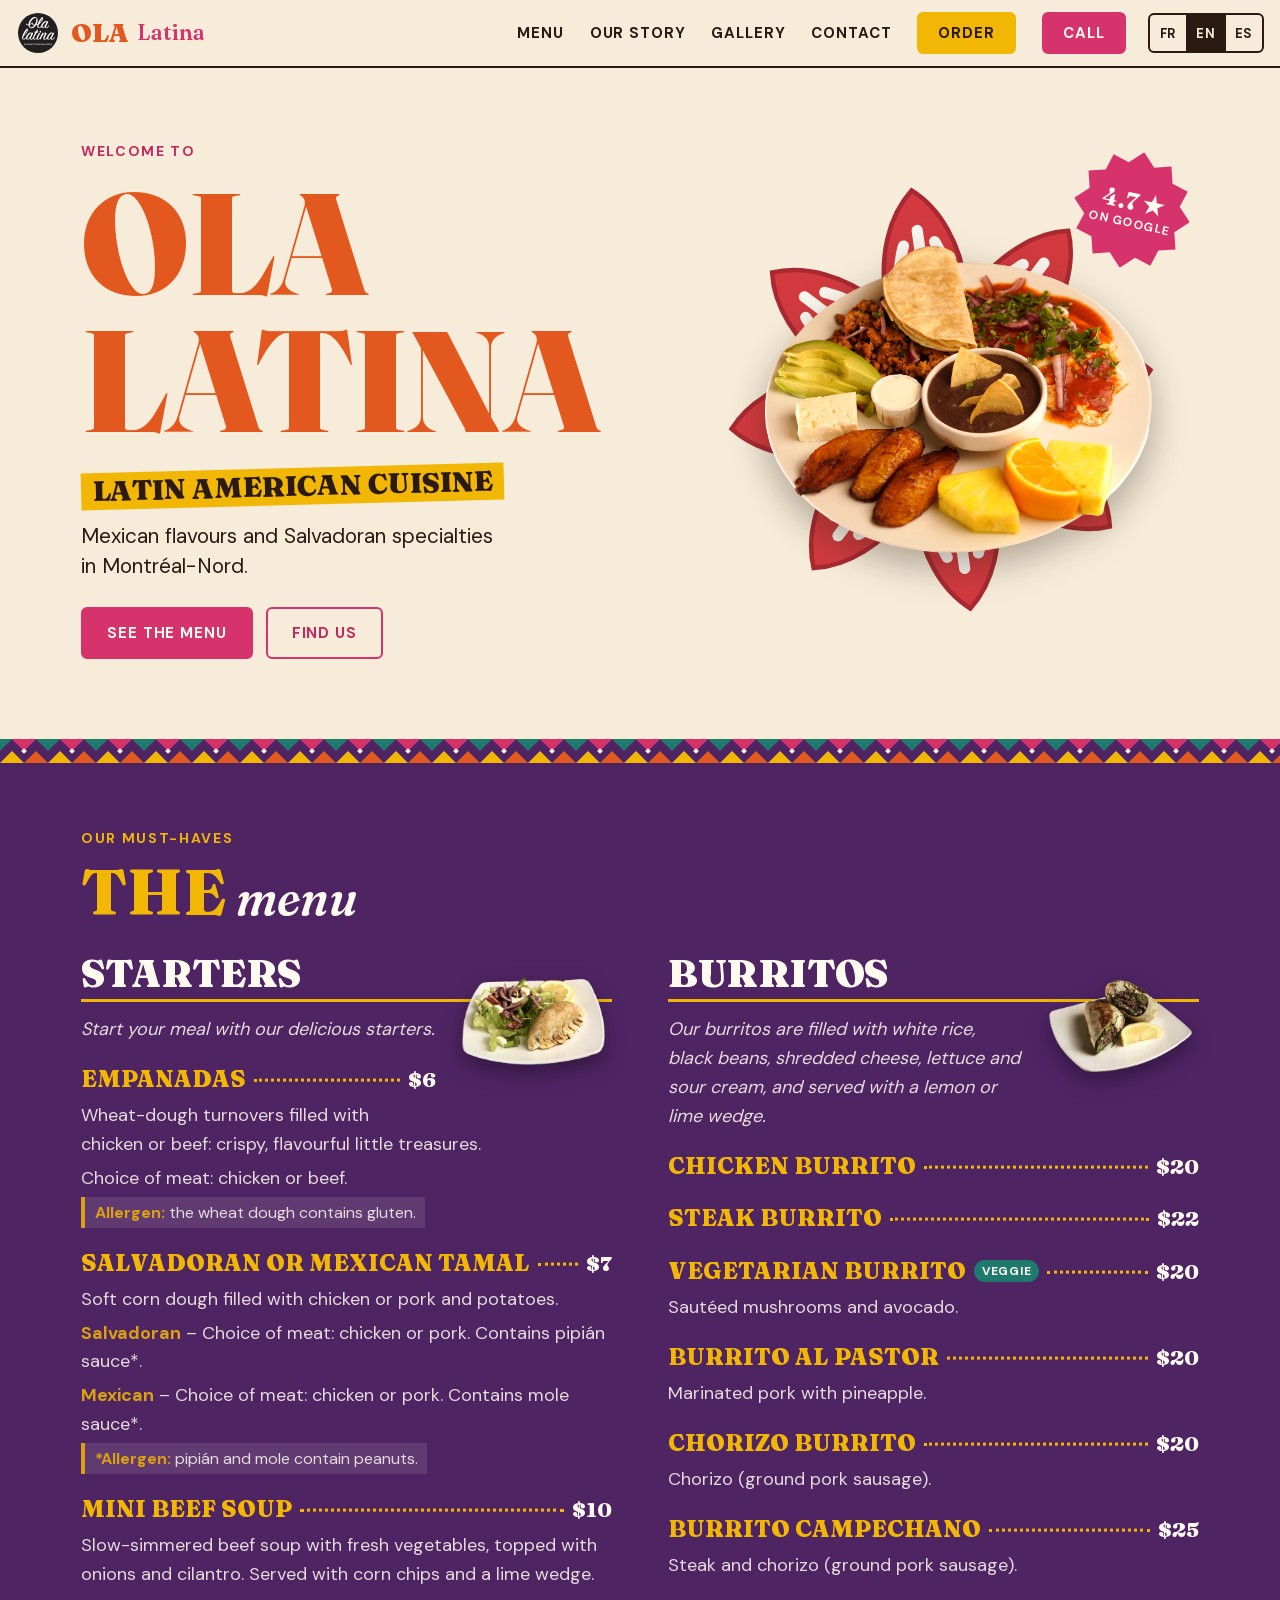
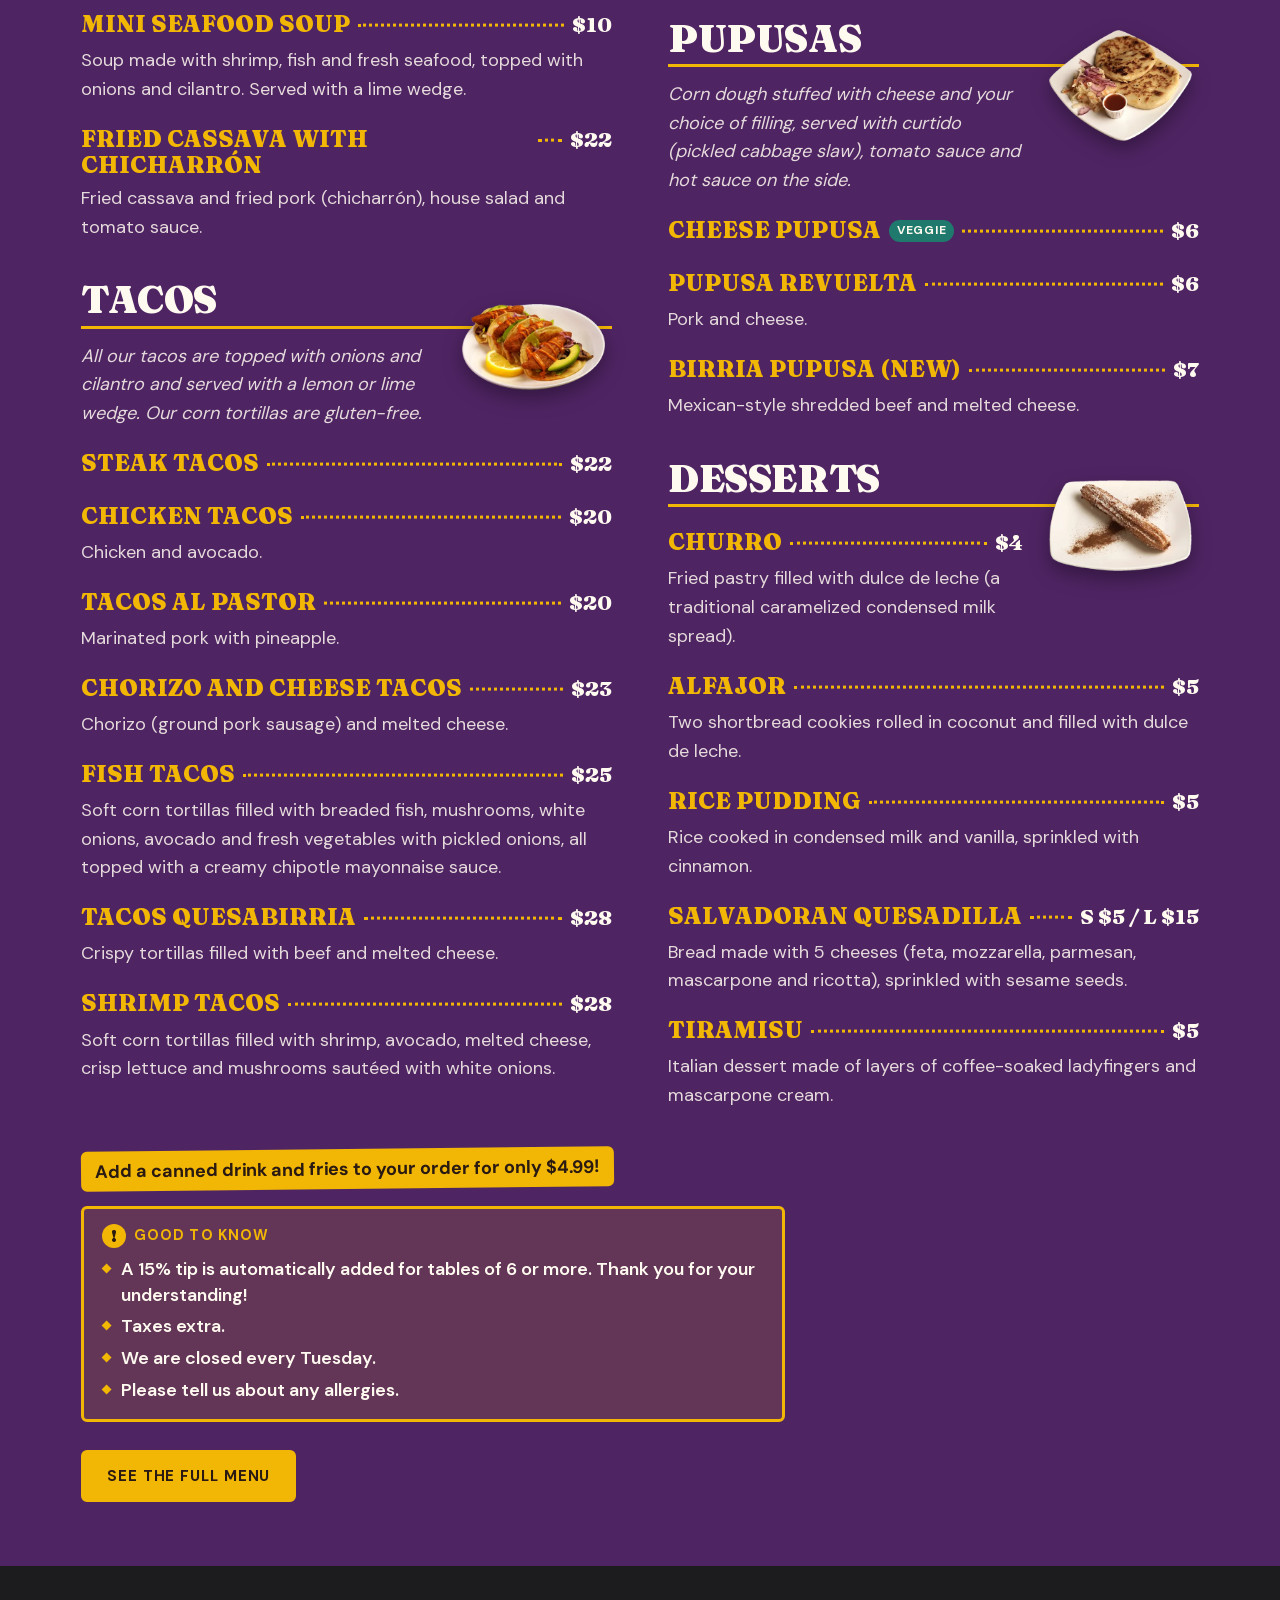
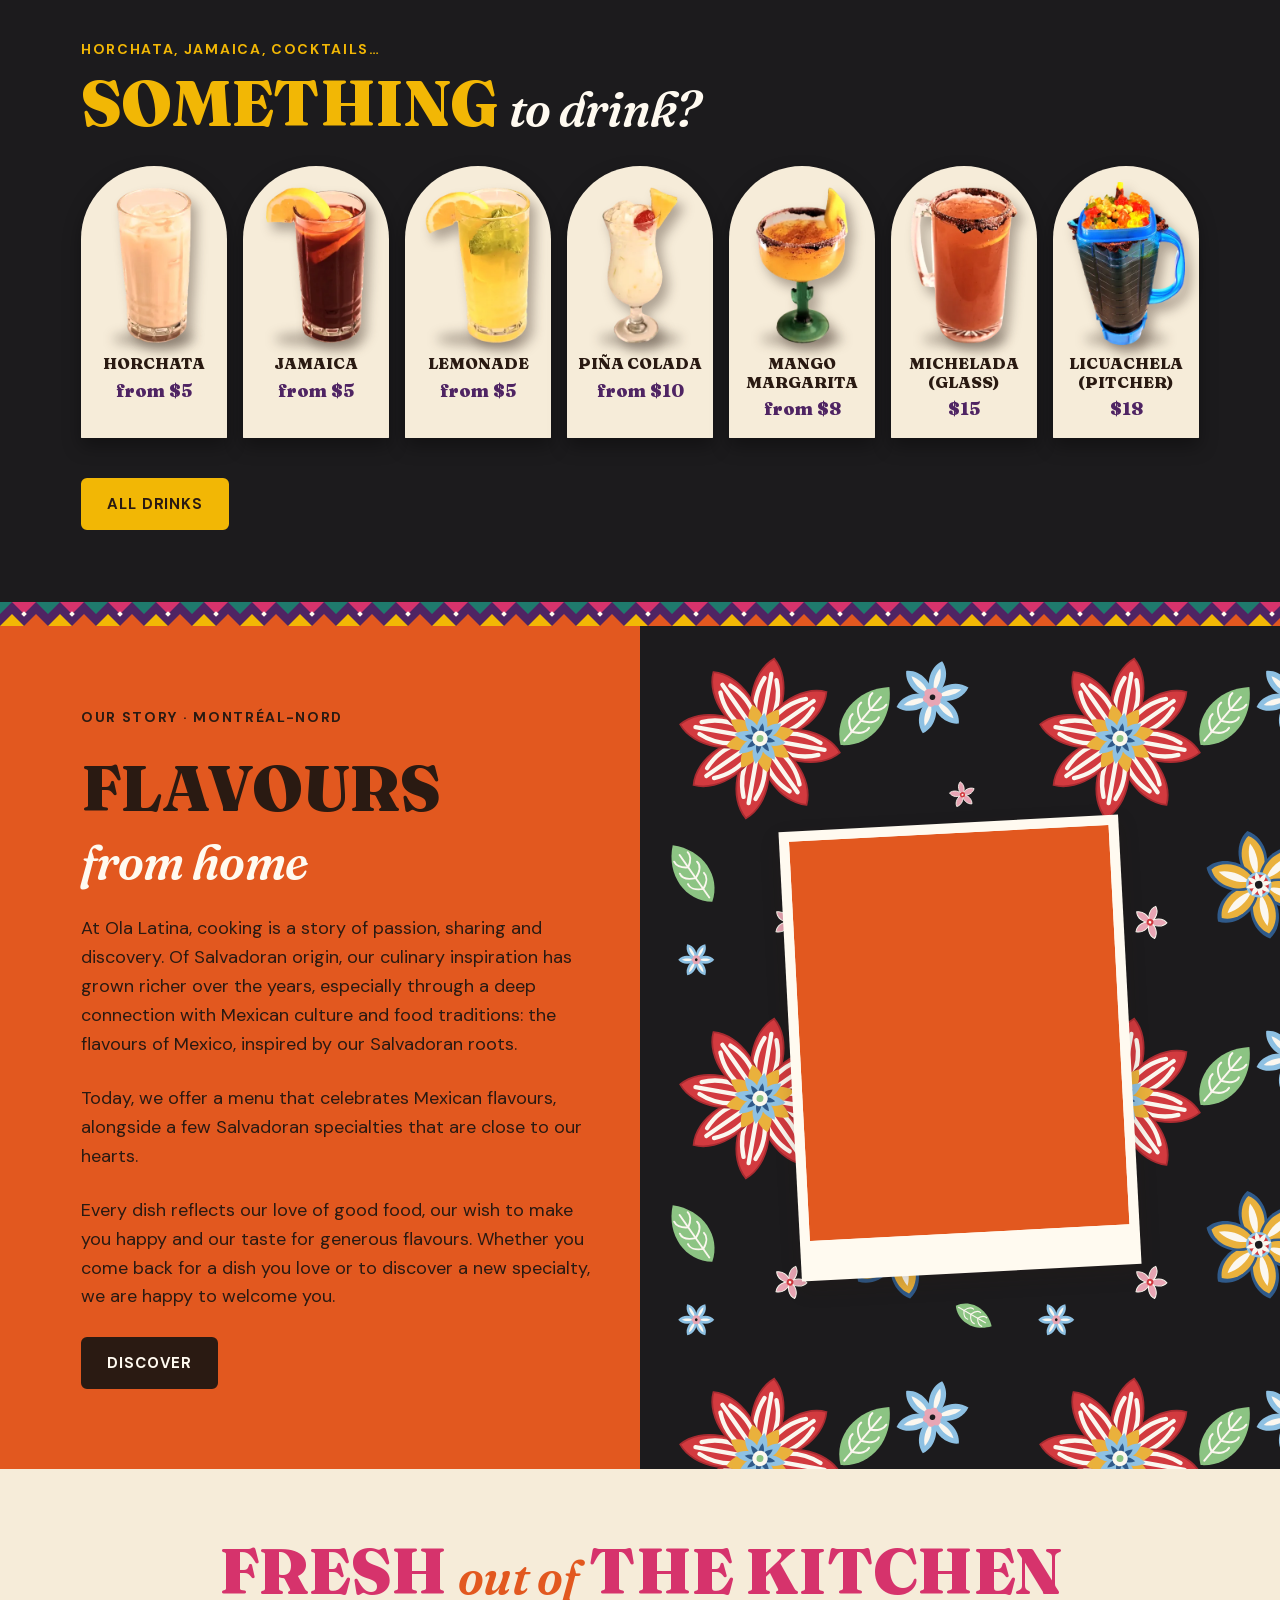
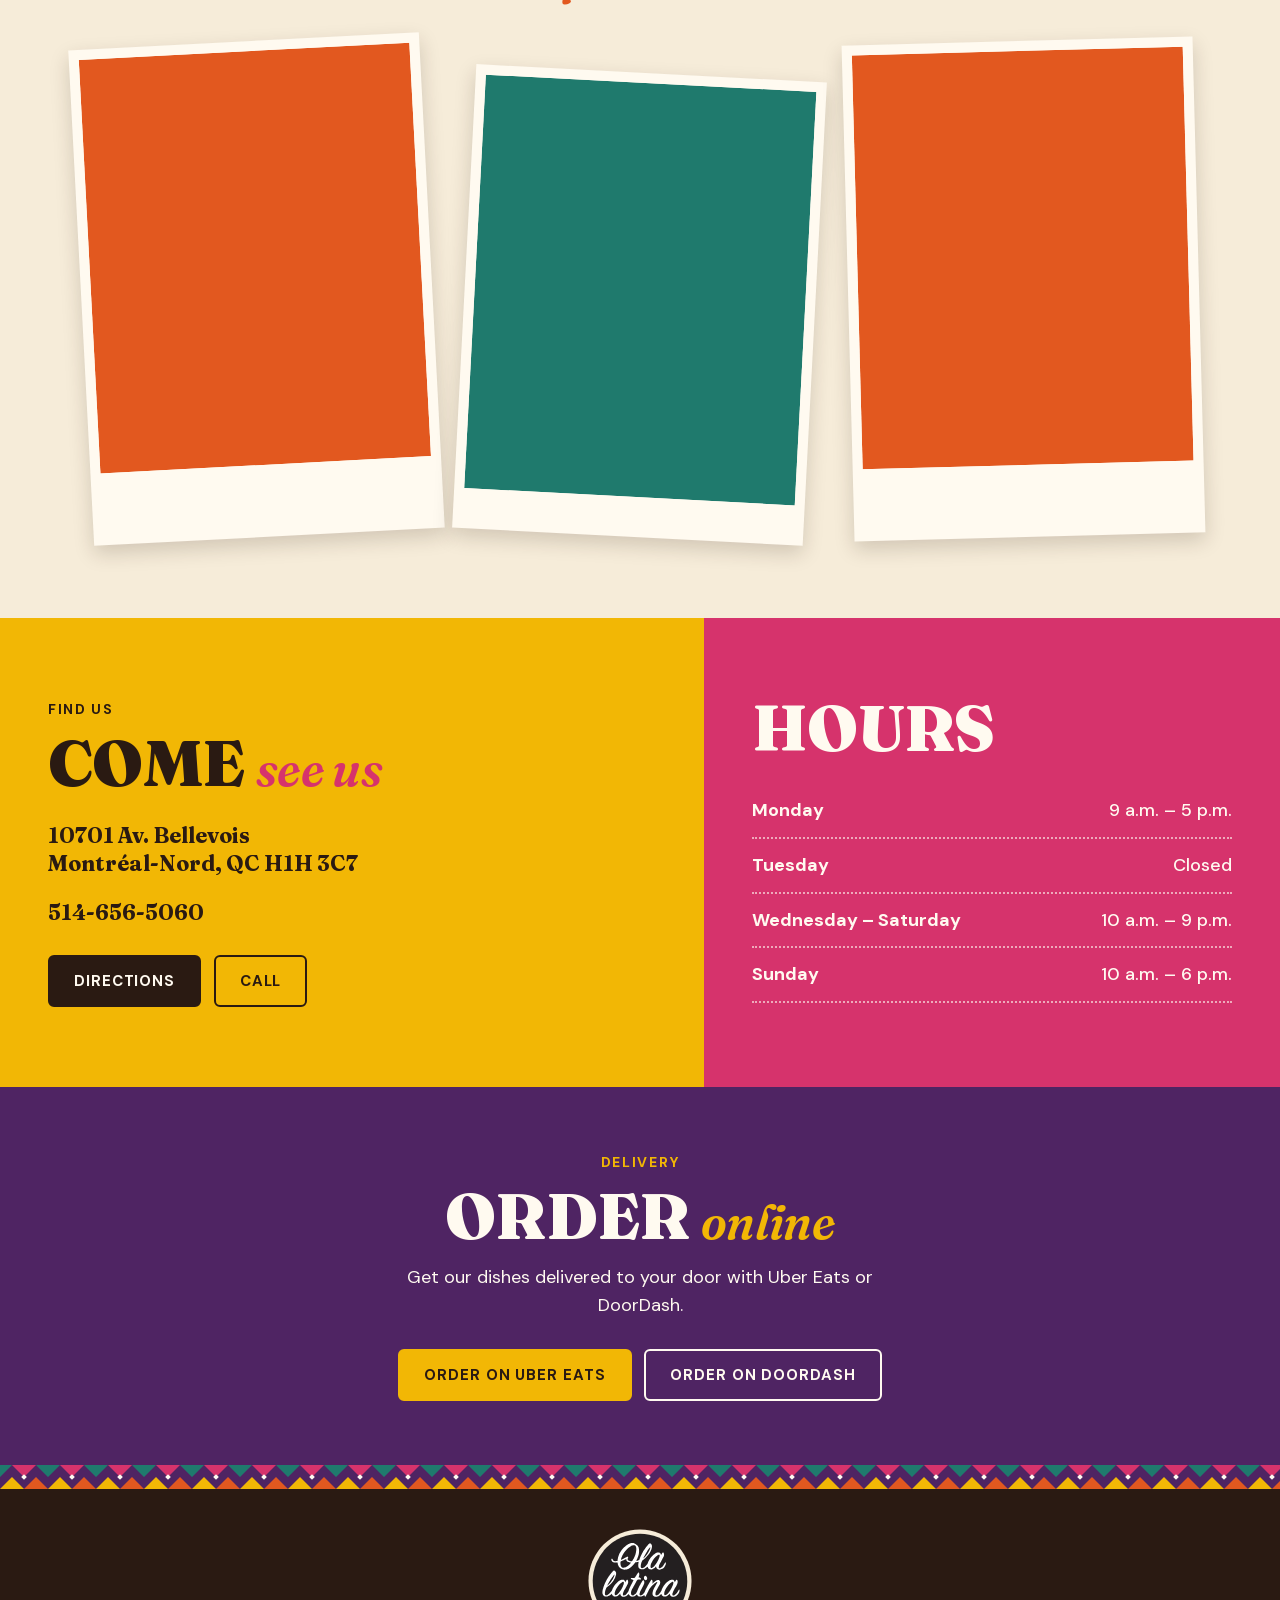
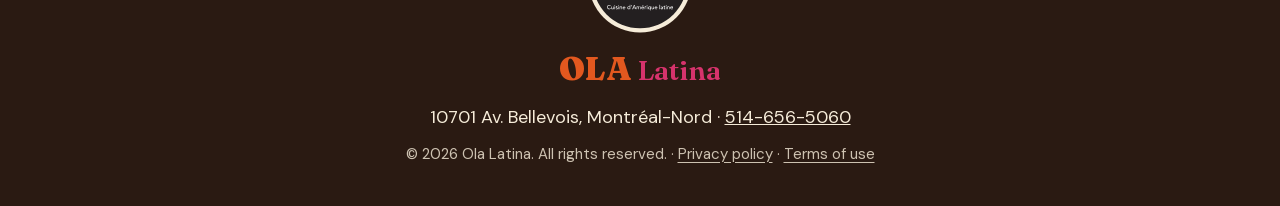
<file: index.html>
<!doctype html>
<html lang="fr">
<head>
  <meta charset="utf-8">
  <meta name="viewport" content="width=device-width, initial-scale=1, viewport-fit=cover">
  <meta http-equiv="Content-Security-Policy" content="default-src 'none'; script-src 'self'; style-src 'self'; font-src 'self'; img-src 'self' data:; base-uri 'none'; form-action 'none'; upgrade-insecure-requests">
  <meta name="referrer" content="strict-origin-when-cross-origin">
  <meta name="theme-color" content="#f6ecd9">
  <!-- Toujours en clair : empêche le mode sombre forcé des navigateurs -->
  <meta name="color-scheme" content="only light">
  <title data-i18n="accueil.titre">Ola Latina — Restaurant</title>
  <meta name="description" data-i18n-content="accueil.description" content="Ola Latina, restaurant latino-américain à Montréal-Nord : saveurs mexicaines et spécialités salvadoriennes. Découvrez notre carte, notre histoire et nos horaires.">
  <!-- Aperçu au partage (Facebook, Messenger, texto…) : adresses absolues obligatoires, à changer si le site change de domaine -->
  <meta property="og:type" content="website">
  <meta property="og:locale" content="fr_CA">
  <meta property="og:site_name" content="Ola Latina">
  <meta property="og:title" content="Ola Latina · Restaurant latino-américain à Montréal-Nord">
  <meta property="og:description" content="Saveurs mexicaines et spécialités salvadoriennes au 10701 Av. Bellevois. Découvrez notre carte et nos horaires.">
  <meta property="og:url" content="https://productionamorfati-source.github.io/OlaLatina/">
  <meta property="og:image" content="https://productionamorfati-source.github.io/OlaLatina/Assets/photos/partage.jpg">
  <meta property="og:image:width" content="1200">
  <meta property="og:image:height" content="630">
  <meta property="og:image:alt" content="Devanture du restaurant Ola Latina avec son enseigne et sa guirlande de drapeaux">
  <meta name="twitter:card" content="summary_large_image">
  <link rel="preload" href="Assets/fonts/fraunces.woff2" as="font" type="font/woff2" crossorigin>
  <link rel="preload" href="Assets/fonts/dm-sans.woff2" as="font" type="font/woff2" crossorigin>
  <link rel="icon" href="favicon.svg?v=2" type="image/svg+xml">
  <link rel="apple-touch-icon" href="Assets/logo/apple-touch-icon.png">
  <link rel="stylesheet" href="fonts.css?v=20261125a">
  <link rel="stylesheet" href="styles.css?v=20261125a">
  <link rel="stylesheet" href="zoom.css?v=20261125a">
</head>
<body>
  <a href="#contenu" class="skip-link" data-i18n="accueil.evitement">Aller au contenu</a>

  <header class="site-header">
    <a href="#accueil" class="logo"><img class="logo-rond" src="Assets/logo/logo-ola-latina.svg" alt="" width="44" height="44">Ola <em>Latina</em></a>
    <!-- Choix de la langue (langue.js, traductions.js) -->
    <div class="langues" role="group" aria-label="Langue · Language · Idioma">
      <button type="button" data-langue="fr" lang="fr" aria-label="Français" aria-pressed="true">FR</button>
      <button type="button" data-langue="en" lang="en" aria-label="English" aria-pressed="false">EN</button>
      <button type="button" data-langue="es" lang="es" aria-label="Español" aria-pressed="false">ES</button>
    </div>
    <button type="button" class="nav-toggle" aria-label="Ouvrir le menu" aria-expanded="false" aria-controls="site-nav"><span aria-hidden="true">☰</span></button>
    <nav class="site-nav" id="site-nav" aria-label="Navigation principale">
      <a href="#carte" data-i18n="nav.carte">Carte</a>
      <a href="#histoire" data-i18n="nav.histoire">Notre histoire</a>
      <a href="#galerie" data-i18n="nav.galerie">Galerie</a>
      <a href="#contact" data-i18n="nav.contact">Contact</a>
      <a href="#commander" class="btn btn-small btn-mustard" data-i18n="nav.commander">Commander</a>
      <a href="tel:+15146565060" class="btn btn-small" data-i18n="nav.appeler">Appeler</a>
    </nav>
  </header>

  <main id="contenu">
    <!-- Accueil -->
    <section id="accueil" class="hero">
      <div class="hero-text">
        <p class="kicker" data-i18n="hero.bienvenue">Bienvenue chez</p>
        <h1>Ola<br>Latina</h1>
        <p class="highlight" data-i18n="hero.cuisine">Cuisine latino-américaine</p>
        <p class="hero-sub" data-i18n="hero.sous-titre">Saveurs mexicaines et spécialités salvadoriennes à Montréal-Nord.</p>
        <div class="hero-actions">
          <a href="#carte" class="btn" data-i18n="hero.voir-carte">Voir la carte</a>
          <a href="#contact" class="btn btn-outline" data-i18n="hero.nous-trouver">Nous trouver</a>
        </div>
      </div>

      <div class="hero-visual">
        <!-- Plat détouré posé sur une fleur (Assets/plats + Assets/motifs) -->
        <div class="hero-plat">
          <img class="deco deco-fleur" src="Assets/motifs/fleur-rouge.svg" alt="" aria-hidden="true">
          <picture>
            <source type="image/webp" srcset="Assets/plats/dejeuner-el-ranchero-400.webp 400w, Assets/plats/dejeuner-el-ranchero.webp 900w" sizes="(min-width: 860px) 460px, 85vw">
            <img class="hero-photo" data-i18n-alt="hero.photo-alt" data-zoom="hero.photo-nom" src="Assets/plats/dejeuner-el-ranchero.png" alt="Déjeuner gourmet El Ranchero : œufs tournés en sauce tomate, chorizo, bananes plantains, haricots noirs, avocat et fruits frais" decoding="async" fetchpriority="high">
          </picture>
        </div>
        <div class="sticker" role="img" data-i18n-label="hero.note-label" aria-label="Note de 4,7 sur 5 sur Google">
          <strong aria-hidden="true" data-i18n="hero.note">4,7 ★</strong>
          <span aria-hidden="true" data-i18n="hero.sur-google">sur Google</span>
        </div>
      </div>
    </section>

    <div class="frieze" aria-hidden="true"></div>

    <!-- Carte -->
    <section id="carte" class="menu">
      <div class="container">
        <p class="kicker kicker-light" data-i18n="carte.surtitre">Nos incontournables</p>
        <h2 data-i18n="carte.titre">La <em>carte</em></h2>
        <!-- Généré à partir de menu-data.js (le seul fichier à modifier pour la carte) -->
        <div class="menu-sections" id="menu-sections"></div>
        <div class="menu-note" id="menu-note"></div>
        <div class="menu-actions">
          <a href="menu.html" class="btn btn-mustard" data-i18n="carte.menu-complet">Voir le menu complet</a>
        </div>
      </div>
    </section>

    <!-- Vitrine des boissons (générée à partir de menu-data.js) -->
    <section id="boissons" class="vitrine">
      <div class="container">
        <div class="vitrine-titre">
          <p class="kicker kicker-light" data-i18n="boissons.surtitre">Horchata, jamaica, cocktails…</p>
          <h2 data-i18n="boissons.titre">Quelque chose <em>à&nbsp;boire&nbsp;?</em></h2>
        </div>
        <ul class="vitrine-grid" id="vitrine-boissons"></ul>
        <a href="menu.html" class="btn btn-mustard" data-i18n="boissons.toutes">Toutes les boissons</a>
      </div>
    </section>

    <div class="frieze" aria-hidden="true"></div>

    <!-- Histoire : bloc couleur + bloc motif -->
    <section id="histoire" class="split">
      <div class="split-text">
        <p class="kicker" data-i18n="histoire.surtitre">Notre histoire · Montréal-Nord</p>
        <h2 data-i18n="histoire.titre">Les saveurs <em>de&nbsp;chez&nbsp;nous</em></h2>
        <p data-i18n="histoire.p1">Chez Ola Latina, la cuisine est une histoire de passion, de partage et de découvertes. D'origine salvadorienne, notre inspiration culinaire s'est enrichie au fil des années, notamment grâce à un lien profond avec la culture et les traditions gastronomiques mexicaines : les saveurs du Mexique, inspirées par nos racines salvadoriennes.</p>
        <p data-i18n="histoire.p2">Aujourd'hui, nous vous proposons un menu qui met à l'honneur les saveurs mexicaines, accompagnées de quelques spécialités salvadoriennes qui nous tiennent à cœur.</p>
        <p data-i18n="histoire.p3">Chaque plat reflète notre amour de la bonne cuisine, notre désir de vous faire plaisir et notre goût pour les saveurs généreuses. Que vous veniez retrouver un plat que vous aimez ou découvrir une nouvelle spécialité, nous sommes heureux de vous accueillir chez nous.</p>
        <a href="#galerie" class="btn btn-dark" data-i18n="histoire.decouvrir">Découvrir</a>
      </div>
      <div class="split-pattern">
        <figure class="photo-frame tilt-left">
            <picture>
              <source type="image/webp" srcset="Assets/photos/enseigne-500.webp 500w, Assets/photos/enseigne.webp 1000w" sizes="(min-width: 760px) 340px, 90vw">
              <img src="Assets/photos/enseigne.jpg" data-i18n-alt="histoire.photo-alt" alt="Le logo Ola Latina peint sur la vitrine du restaurant, décorée de rosaces en papier" width="1000" height="1332" loading="lazy" decoding="async">
            </picture>
            <figcaption data-i18n="histoire.legende">Bienvenue chez nous</figcaption>
          </figure>
      </div>
    </section>

    <!-- Galerie -->
    <section id="galerie" class="gallery-section">
      <div class="container">
        <h2 data-i18n="galerie.titre">Tout frais <em>sorti de</em> la cuisine</h2>
        <div class="gallery">
          <!-- Photos du restaurant (Assets/photos) : WebP + JPG de secours -->
          <figure class="photo-frame tilt-left">
            <picture>
              <source type="image/webp" srcset="Assets/photos/exterieur-500.webp 500w, Assets/photos/exterieur.webp 1000w" sizes="(min-width: 760px) 340px, 90vw">
              <img src="Assets/photos/exterieur.jpg" data-i18n-alt="galerie.devanture-alt" alt="La devanture en brique d'Ola Latina, avec son enseigne et sa terrasse, au 10701 avenue Bellevois" width="1000" height="1332" loading="lazy" decoding="async">
            </picture>
            <figcaption data-i18n="galerie.devanture">La devanture</figcaption>
          </figure>
          <figure class="photo-frame tilt-right">
            <picture>
              <source type="image/webp" srcset="Assets/photos/comptoir-bonbons-500.webp 500w, Assets/photos/comptoir-bonbons.webp 1000w" sizes="(min-width: 760px) 340px, 90vw">
              <img src="Assets/photos/comptoir-bonbons.jpg" data-i18n-alt="galerie.comptoir-alt" alt="Le comptoir de commande et ses bocaux de bonbons latino-américains" width="1000" height="1332" loading="lazy" decoding="async">
            </picture>
            <figcaption data-i18n="galerie.comptoir">Au comptoir</figcaption>
          </figure>
          <figure class="photo-frame tilt-left-sm">
            <picture>
              <source type="image/webp" srcset="Assets/photos/cuisine-carottes-500.webp 500w, Assets/photos/cuisine-carottes.webp 1000w" sizes="(min-width: 760px) 340px, 90vw">
              <img src="Assets/photos/cuisine-carottes.jpg" data-i18n-alt="galerie.cuisine-alt" alt="En cuisine : des carottes coupées à la main sur la planche" width="1000" height="1332" loading="lazy" decoding="async">
            </picture>
            <figcaption data-i18n="galerie.cuisine">Fait maison</figcaption>
          </figure>
        </div>
      </div>
    </section>

    <!-- Contact & horaires -->
    <section id="contact" class="contact">
      <div class="contact-block contact-where">
        <p class="kicker" data-i18n="contact.surtitre">Nous trouver</p>
        <h2 data-i18n="contact.titre">Passez <em>nous voir</em></h2>
        <p class="address">
          <a href="https://maps.app.goo.gl/vnsDN5pDzAvPZucu6" target="_blank" rel="noopener noreferrer">10701 Av. Bellevois<br>Montréal-Nord, QC H1H 3C7</a>
        </p>
        <p class="phone"><a href="tel:+15146565060">514-656-5060</a></p>
        <div class="hero-actions">
          <a href="https://maps.app.goo.gl/vnsDN5pDzAvPZucu6" target="_blank" rel="noopener noreferrer" class="btn btn-dark" data-i18n="contact.itineraire">Itinéraire</a>
          <a href="tel:+15146565060" class="btn btn-outline-dark" data-i18n="nav.appeler">Appeler</a>
        </div>
      </div>
      <div class="contact-block contact-hours">
        <h2 data-i18n="contact.horaires">Horaires</h2>
        <ul class="hours">
          <li><span data-i18n="jour.lundi">Lundi</span><span data-i18n="heures.lundi">9h – 17h</span></li>
          <li><span data-i18n="jour.mardi">Mardi</span><span data-i18n="heures.ferme">Fermé</span></li>
          <li><span data-i18n="jour.mercredi-samedi">Mercredi – Samedi</span><span data-i18n="heures.mercredi-samedi">10h – 21h</span></li>
          <li><span data-i18n="jour.dimanche">Dimanche</span><span data-i18n="heures.dimanche">10h – 18h</span></li>
        </ul>
      </div>
    </section>

    <section id="commander" class="order">
      <p class="kicker kicker-light" data-i18n="commander.surtitre">Livraison</p>
      <h2 data-i18n="commander.titre">Commander <em>en ligne</em></h2>
      <p class="order-lead" data-i18n="commander.texte">Nos plats arrivent chez vous par Uber Eats ou DoorDash.</p>
      <div class="hero-actions">
        <a href="https://www.ubereats.com/store/ola-latina/IuEYY1fMRC2ZuVMaS8kHyA" target="_blank" rel="noopener noreferrer" class="btn btn-mustard" data-i18n="commander.uber">Commander sur Uber Eats</a>
        <a href="https://www.doordash.com/store/restaurant-ola-latina-montreal-1062959" target="_blank" rel="noopener noreferrer" class="btn btn-light" data-i18n="commander.doordash">Commander sur DoorDash</a>
      </div>
    </section>
  </main>

  <div class="frieze" aria-hidden="true"></div>

  <footer class="site-footer">
    <a href="#accueil" class="logo logo-pied"><img class="logo-rond" src="Assets/logo/logo-ola-latina.svg" alt="" width="104" height="104" loading="lazy"><span>Ola <em>Latina</em></span></a>
    <p>10701 Av. Bellevois, Montréal-Nord · <a href="tel:+15146565060" class="nowrap">514-656-5060</a></p>
    <p class="small">&copy; <span id="year"></span> Ola Latina. <span data-i18n="commun.droits">Tous droits réservés.</span> · <a href="politique-confidentialite.html" data-i18n="commun.confidentialite">Politique de confidentialité</a> · <a href="conditions-utilisation.html" data-i18n="commun.conditions">Conditions d'utilisation</a></p>
  </footer>

  <script src="traductions.js?v=20261125a" charset="utf-8"></script>
  <script src="menu-traductions.js?v=20261125a" charset="utf-8"></script>
  <script src="langue.js?v=20261125a"></script>
  <script src="menu-data.js?v=20261125a" charset="utf-8"></script>
  <script src="script.js?v=20261125a"></script>
  <script src="zoom.js?v=20261125a"></script>
</body>
</html>
</file>
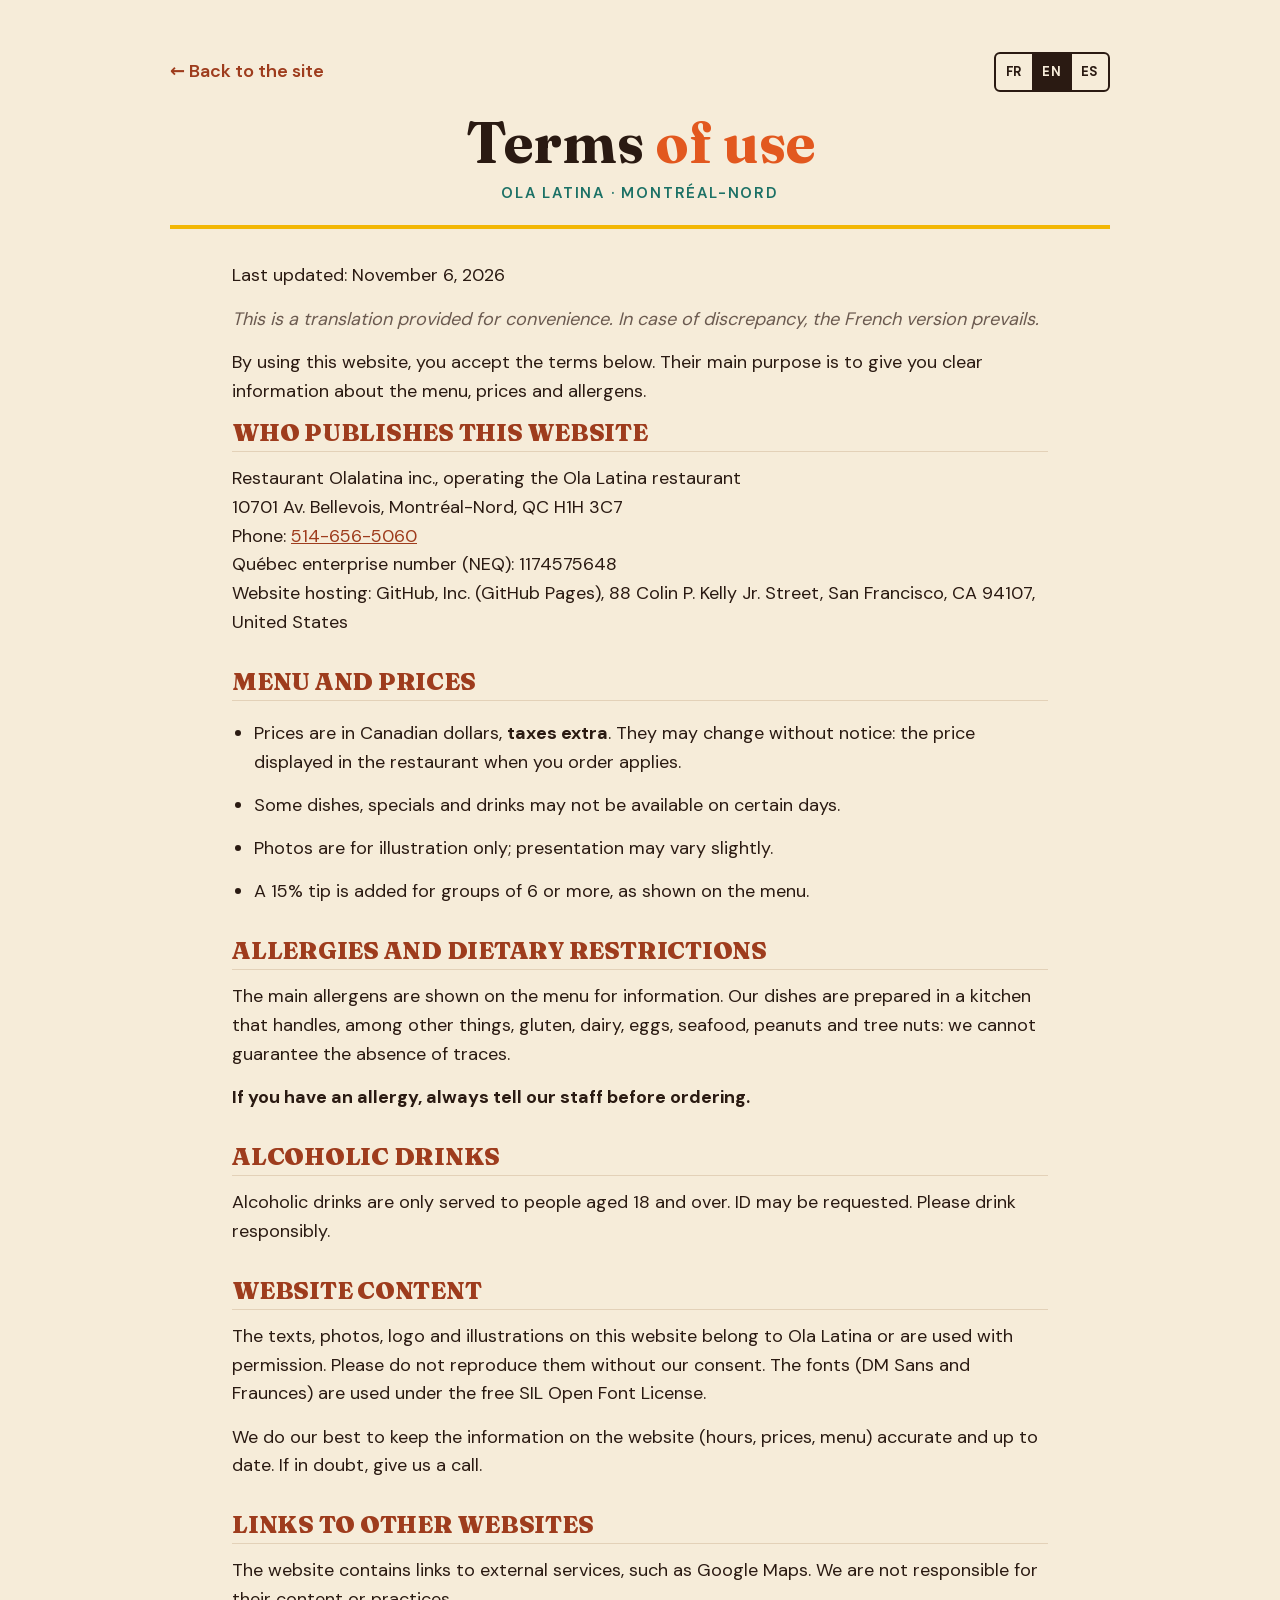
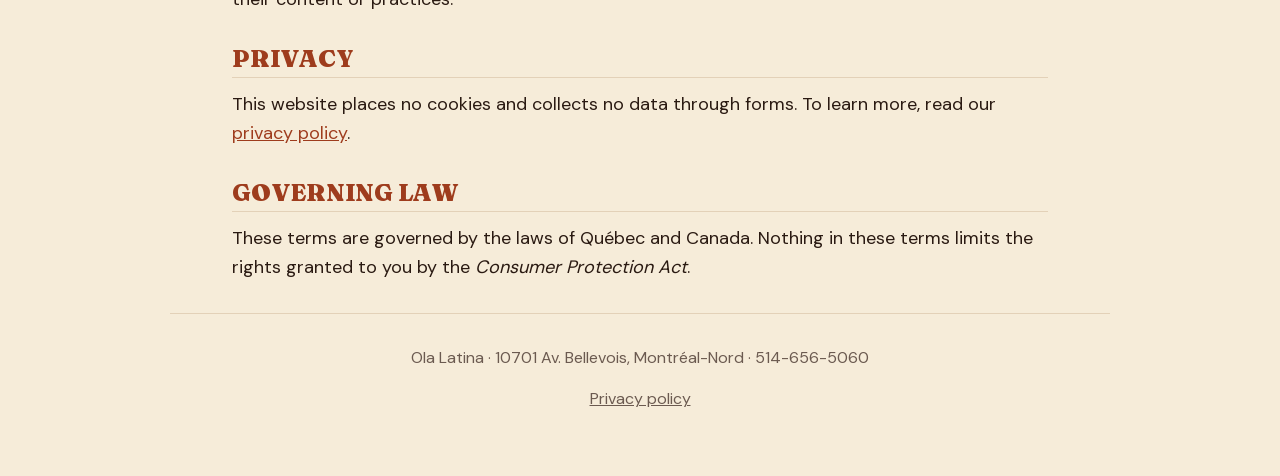
<file: conditions-utilisation.html>
<!doctype html>
<html lang="fr">
<head>
  <meta charset="utf-8">
  <meta name="viewport" content="width=device-width, initial-scale=1, viewport-fit=cover">
  <meta http-equiv="Content-Security-Policy" content="default-src 'none'; script-src 'self'; style-src 'self'; font-src 'self'; img-src 'self' data:; base-uri 'none'; form-action 'none'; upgrade-insecure-requests">
  <meta name="referrer" content="strict-origin-when-cross-origin">
  <meta name="theme-color" content="#f6ecd9">
  <!-- Toujours en clair : empêche le mode sombre forcé des navigateurs -->
  <meta name="color-scheme" content="only light">
  <title data-i18n="conditions.titre">Conditions d'utilisation · Ola Latina</title>
  <meta name="description" data-i18n-content="conditions.description" content="Conditions d'utilisation et mentions légales du site d'Ola Latina, restaurant latino-américain à Montréal-Nord.">
  <link rel="preload" href="Assets/fonts/fraunces.woff2" as="font" type="font/woff2" crossorigin>
  <link rel="preload" href="Assets/fonts/dm-sans.woff2" as="font" type="font/woff2" crossorigin>
  <link rel="icon" href="favicon.svg?v=2" type="image/svg+xml">
  <link rel="apple-touch-icon" href="Assets/logo/apple-touch-icon.png">
  <link rel="stylesheet" href="fonts.css?v=20261125a">
  <link rel="stylesheet" href="menu.css?v=20261125a">
</head>
<body>
  <main class="page">
    <div class="barre-haut">
      <a href="index.html" class="retour" data-i18n="commun.retour">← Retour au site</a>
      <div class="langues" role="group" aria-label="Langue · Language · Idioma">
        <button type="button" data-langue="fr" lang="fr" aria-label="Français" aria-pressed="true">FR</button>
        <button type="button" data-langue="en" lang="en" aria-label="English" aria-pressed="false">EN</button>
        <button type="button" data-langue="es" lang="es" aria-label="Español" aria-pressed="false">ES</button>
      </div>
    </div>
    <header>
      <h1 data-i18n="conditions.h1">Conditions <span>d'utilisation</span></h1>
      <p class="sous-titre">Ola Latina · Montréal-Nord</p>
    </header>

    <!-- Les passages surlignés (.a-completer) sont à remplir avant la mise en ligne -->
    <div class="texte-legal" data-i18n="conditions.corps">
      <p>Dernière mise à jour : 6 novembre 2026</p>
      <p>En consultant ce site, vous acceptez les conditions ci-dessous. Elles visent surtout à vous informer clairement sur la carte, les prix et les allergènes.</p>

      <section>
        <h2>Qui publie ce site</h2>
        <p>
          Restaurant Olalatina inc., exploitant le restaurant Ola Latina<br>
          10701 Av. Bellevois, Montréal-Nord, QC H1H 3C7<br>
          Téléphone : <a href="tel:+15146565060">514-656-5060</a><br>
          Numéro d'entreprise du Québec (NEQ) : 1174575648<br>
          Hébergement du site : GitHub, Inc. (GitHub Pages), 88 Colin P. Kelly Jr. Street, San Francisco, CA 94107, États-Unis
        </p>
      </section>

      <section>
        <h2>La carte et les prix</h2>
        <ul>
          <li>Les prix sont en dollars canadiens, <strong>taxes en sus</strong>. Ils peuvent changer sans préavis : le prix affiché au restaurant au moment de la commande s'applique.</li>
          <li>Certains plats, offres et boissons peuvent ne pas être disponibles certains jours.</li>
          <li>Les photos sont présentées à titre d'illustration ; la présentation peut varier légèrement.</li>
          <li>Un pourboire de 15 % s'ajoute aux groupes de 6 personnes et plus, comme indiqué sur la carte.</li>
        </ul>
      </section>

      <section>
        <h2>Allergies et restrictions alimentaires</h2>
        <p>Les principaux allergènes sont indiqués sur la carte à titre informatif. Nos plats sont préparés dans une cuisine où l'on manipule notamment du gluten, des produits laitiers, des œufs, des fruits de mer, des arachides et des noix : nous ne pouvons pas garantir l'absence de traces.</p>
        <p><strong>Si vous avez une allergie, avisez toujours notre personnel avant de commander.</strong></p>
      </section>

      <section>
        <h2>Boissons alcoolisées</h2>
        <p>Les boissons alcoolisées sont servies seulement aux personnes de 18 ans et plus. Une pièce d'identité peut être demandée. Consommez avec modération.</p>
      </section>

      <section>
        <h2>Contenu du site</h2>
        <p>Les textes, photos, logo et illustrations de ce site appartiennent à Ola Latina ou sont utilisés avec permission. Merci de ne pas les reproduire sans notre accord. Les polices de caractères (DM Sans et Fraunces) sont utilisées sous licence libre SIL Open Font License.</p>
        <p>Nous faisons notre possible pour que les renseignements du site (horaires, prix, carte) soient exacts et à jour. En cas de doute, appelez-nous.</p>
      </section>

      <section>
        <h2>Liens vers d'autres sites</h2>
        <p>Le site contient des liens vers des services externes, comme Google Maps. Nous ne sommes pas responsables de leur contenu ni de leurs pratiques.</p>
      </section>

      <section>
        <h2>Vie privée</h2>
        <p>Ce site ne dépose aucun témoin (cookie) et ne recueille aucune donnée par formulaire. Pour en savoir plus, consultez notre <a href="politique-confidentialite.html">politique de confidentialité</a>.</p>
      </section>

      <section>
        <h2>Droit applicable</h2>
        <p>Ces conditions sont régies par les lois du Québec et du Canada. Rien dans ces conditions ne limite les droits que vous accorde la <em>Loi sur la protection du consommateur</em>.</p>
      </section>
    </div>

    <footer>
      <p>Ola Latina · 10701 Av. Bellevois, Montréal-Nord · 514-656-5060</p>
      <p class="legende"><a href="politique-confidentialite.html" data-i18n="commun.confidentialite">Politique de confidentialité</a></p>
    </footer>
  </main>
  <script src="traductions.js?v=20261125a" charset="utf-8"></script>
  <script src="langue.js?v=20261125a"></script>
</body>
</html>
</file>
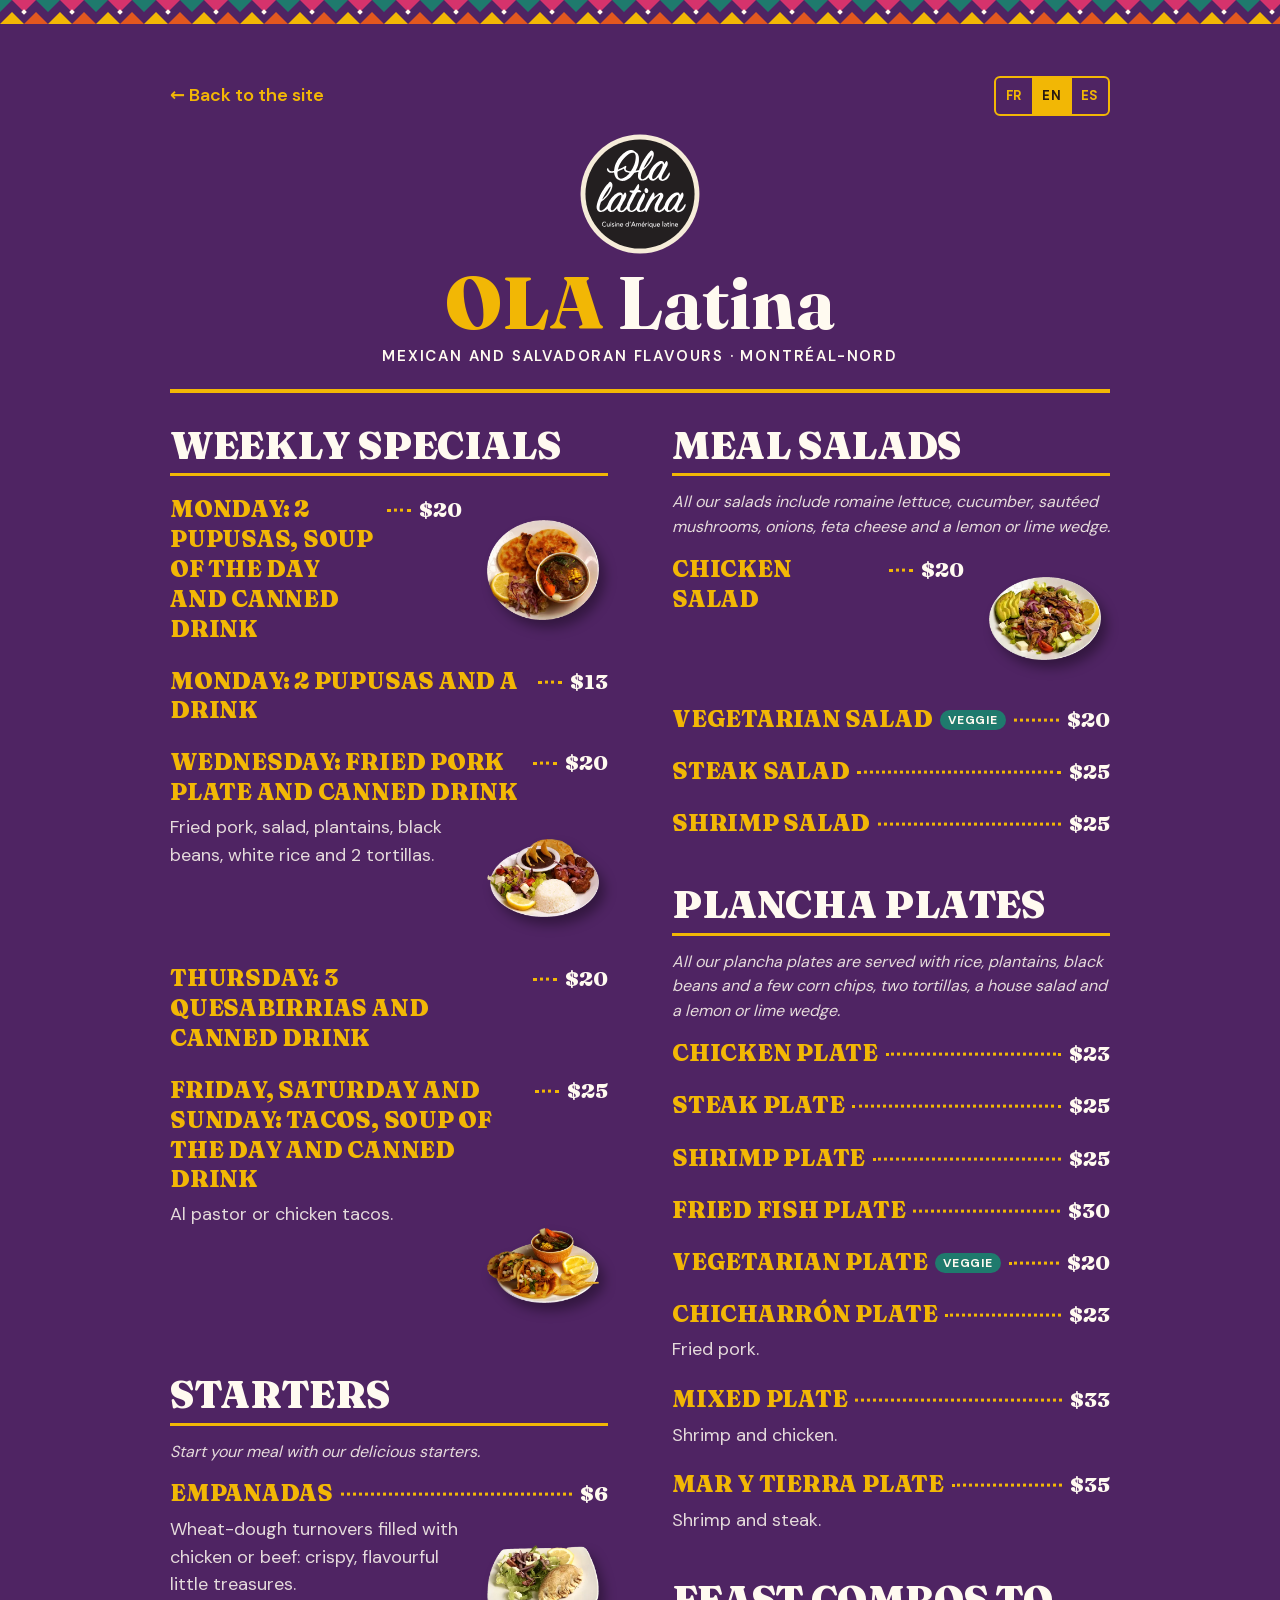
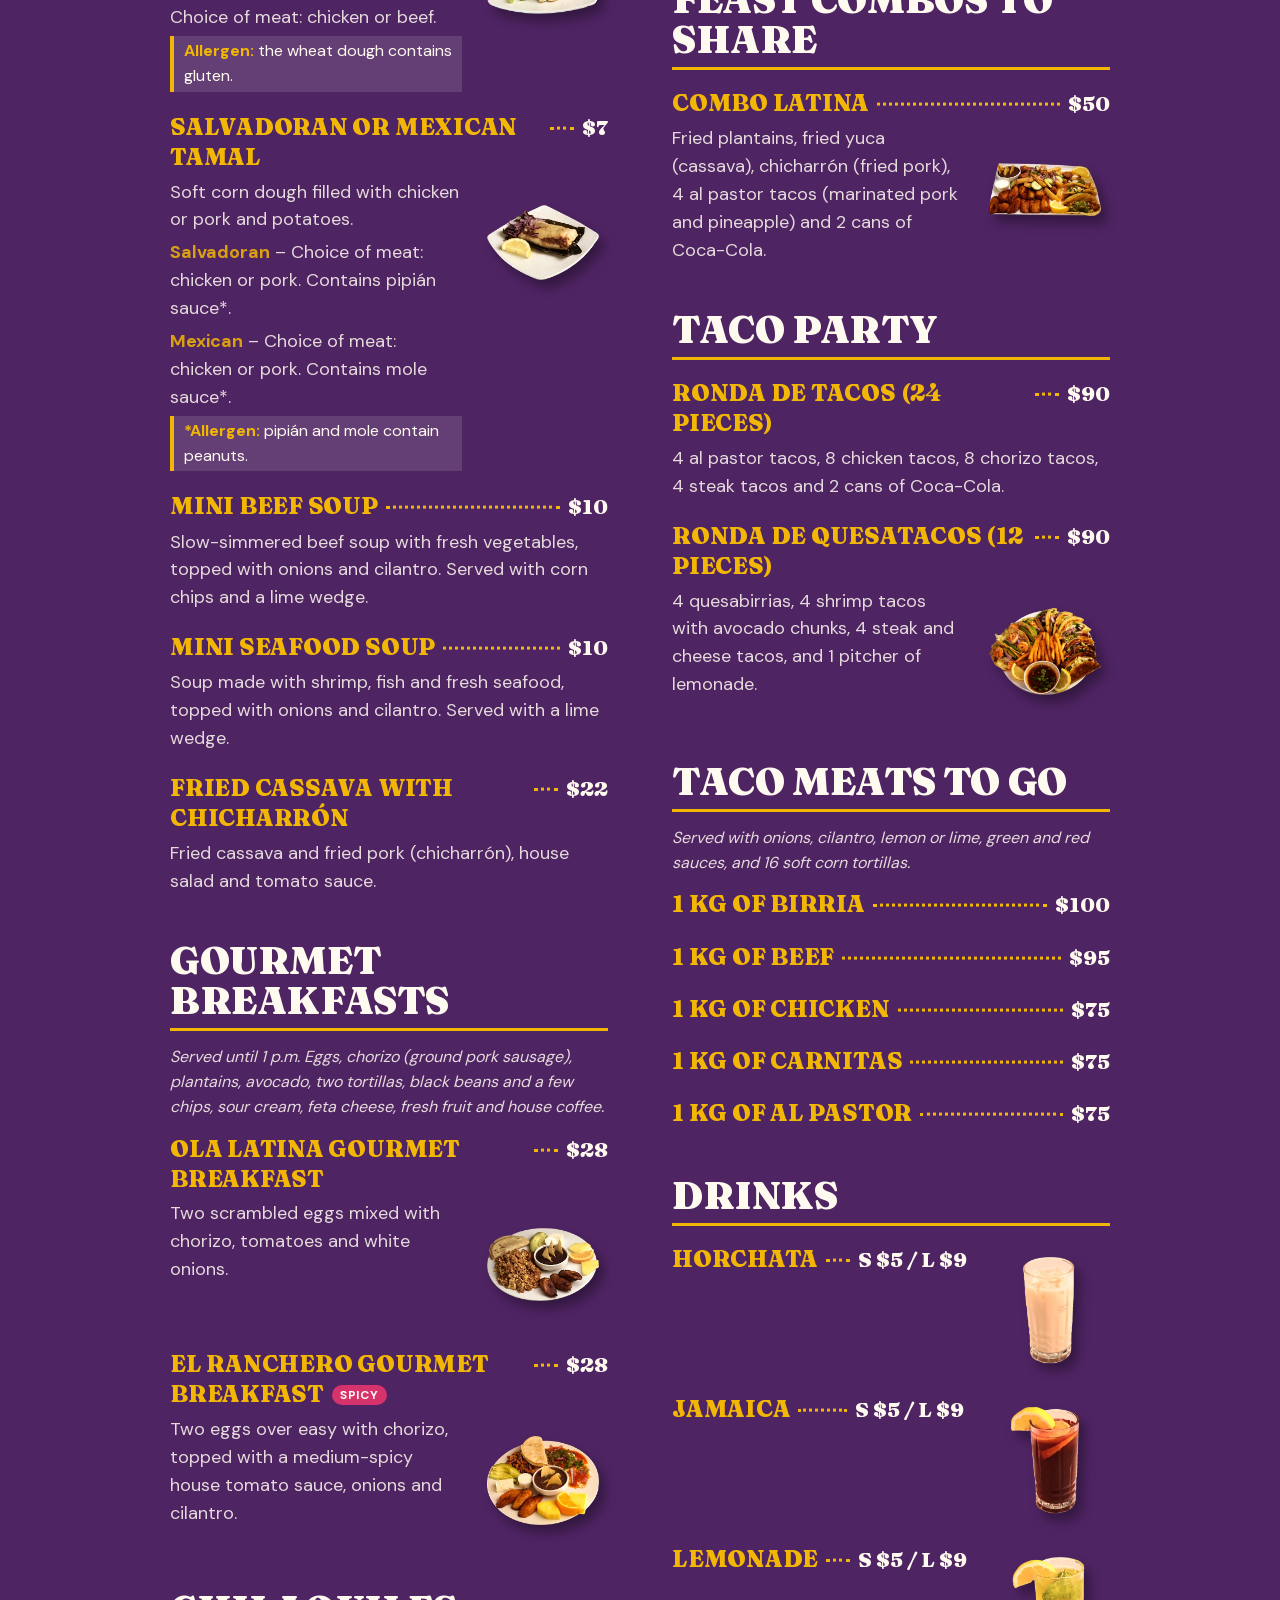
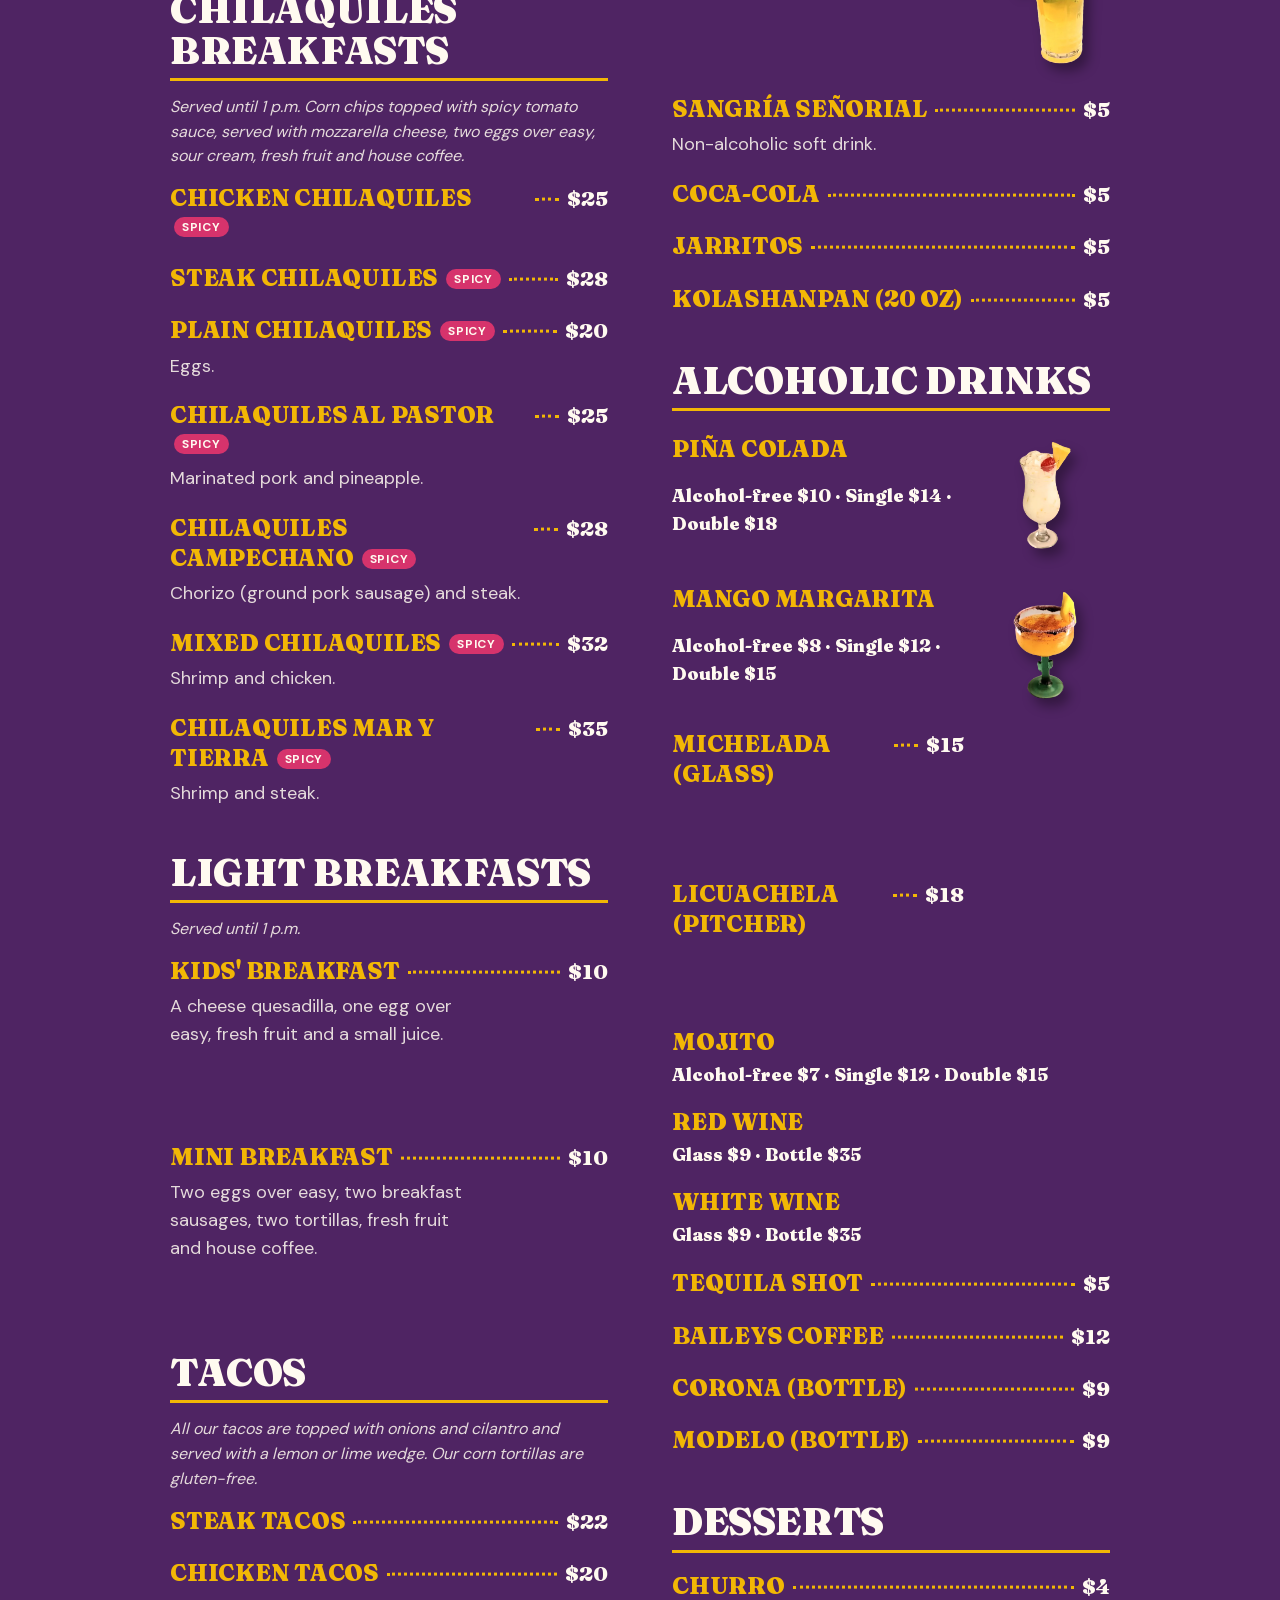
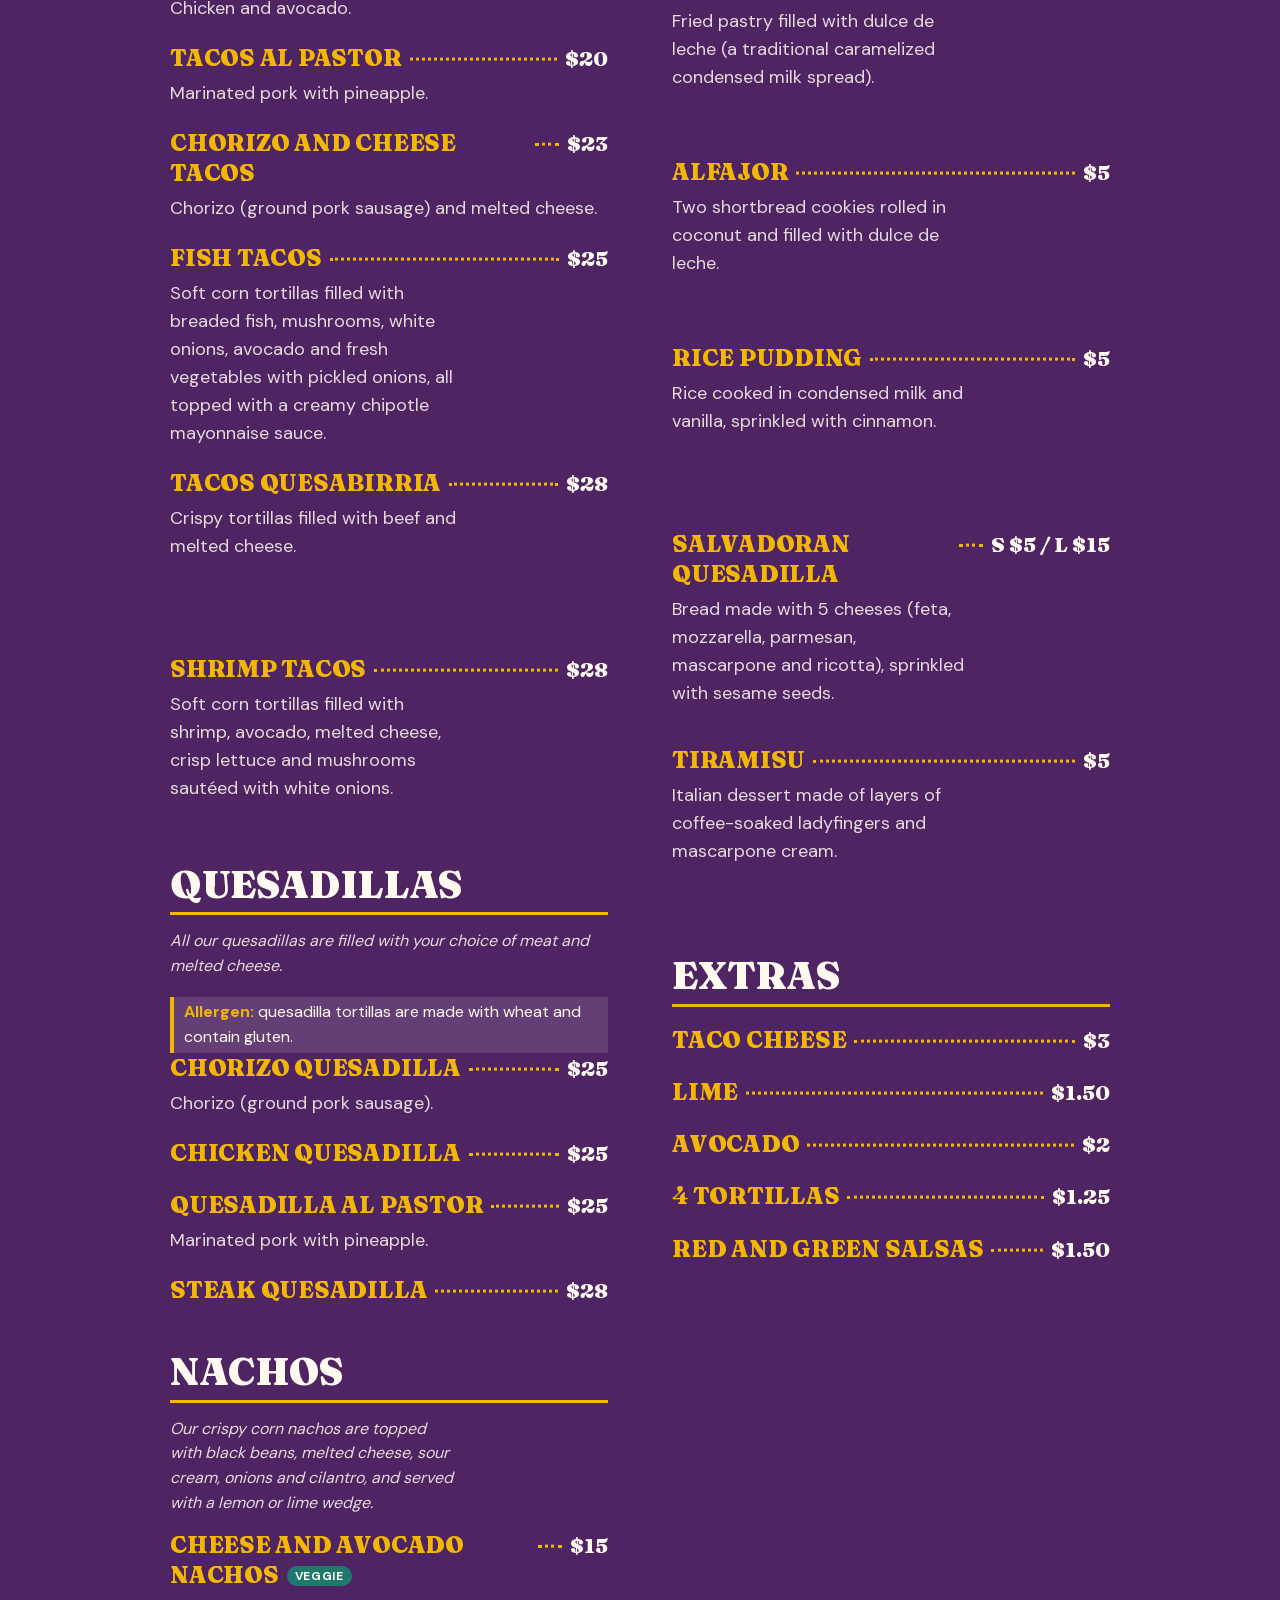
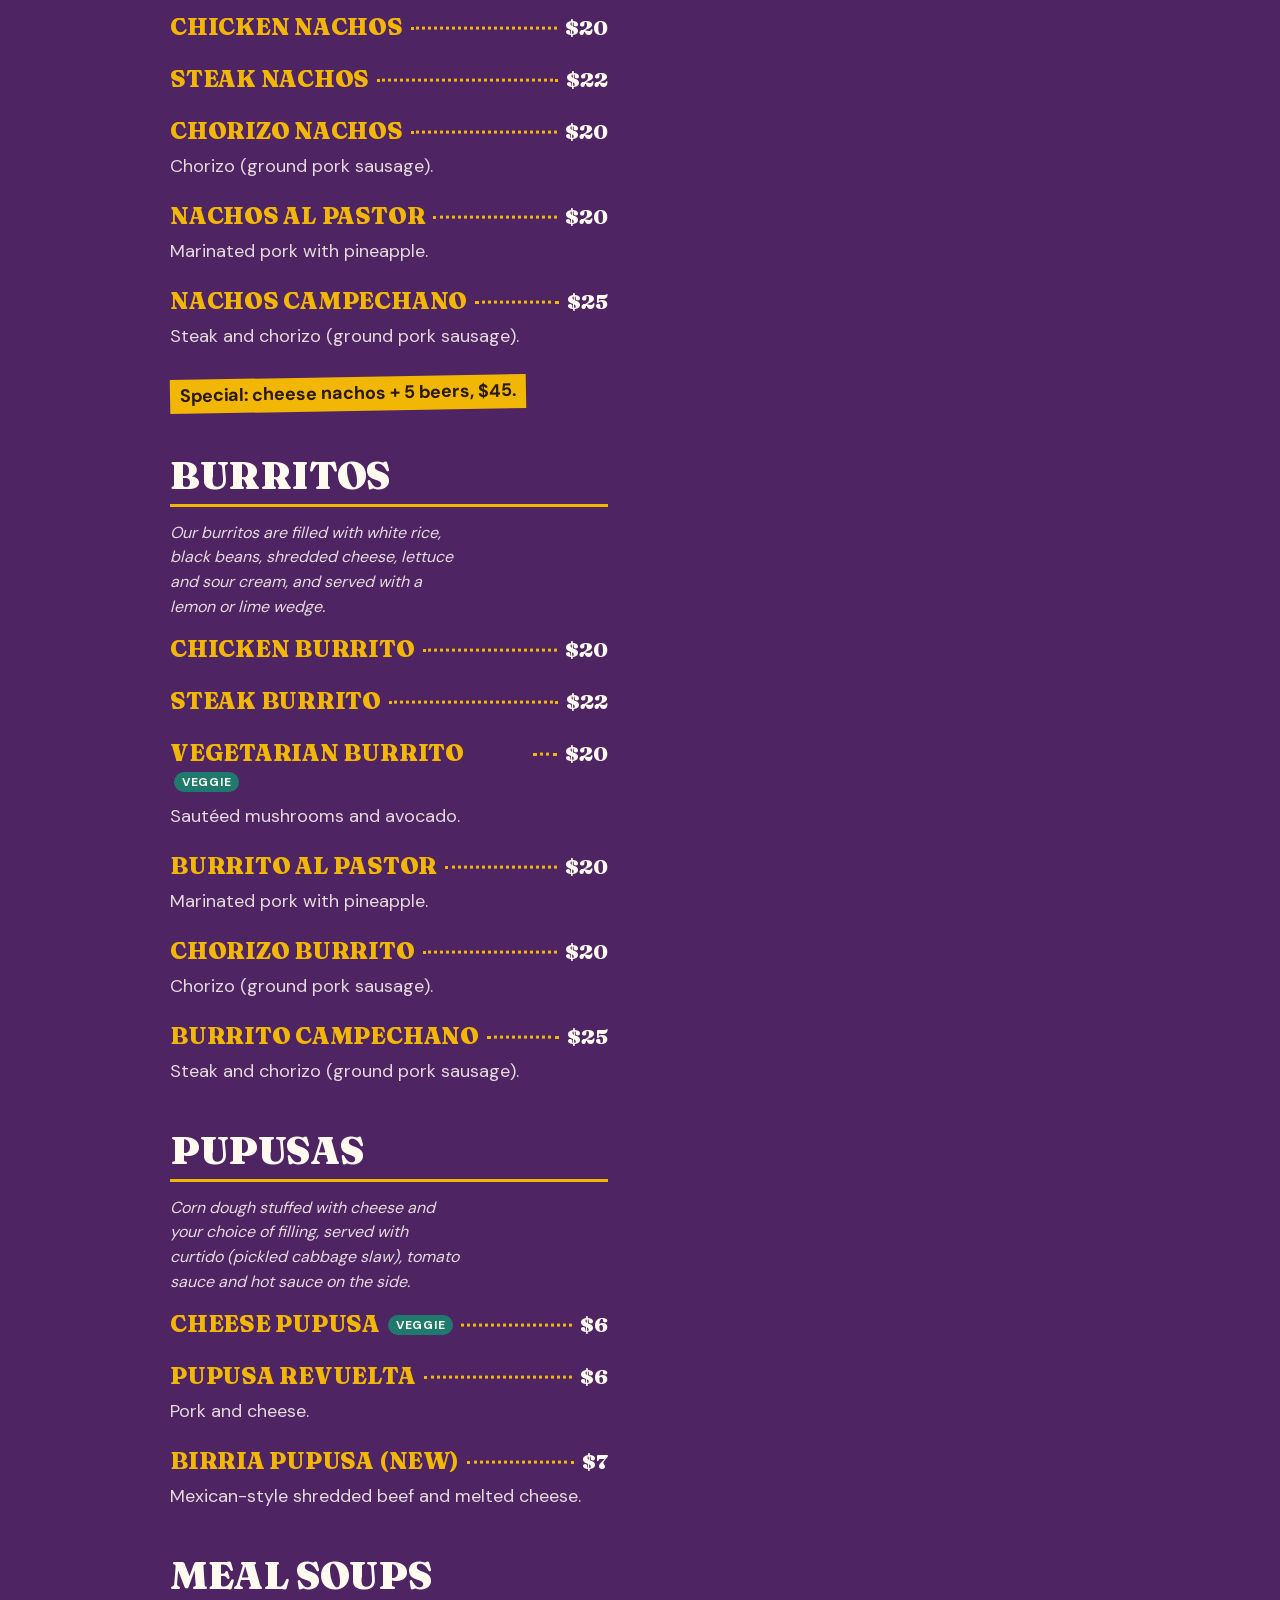
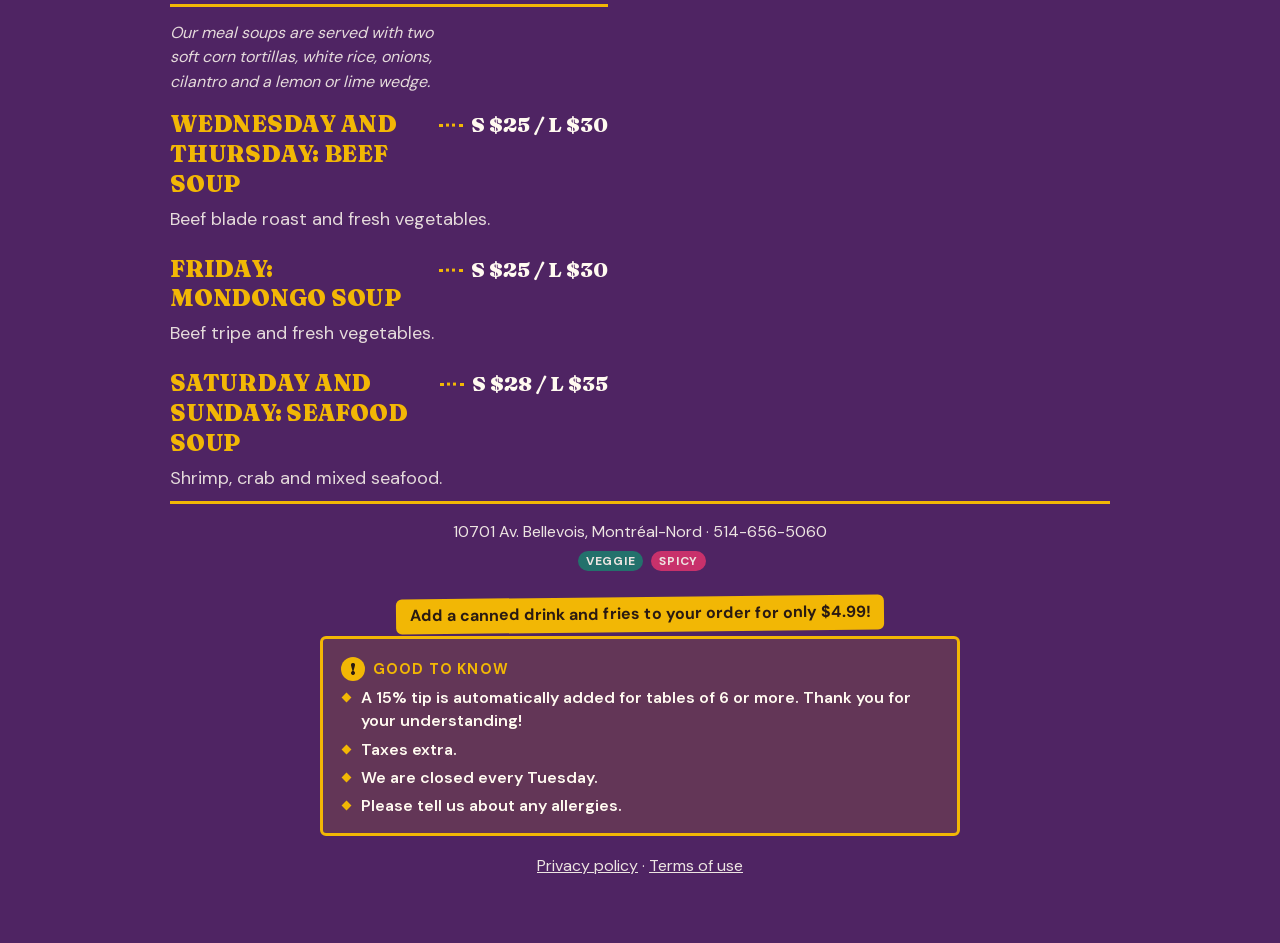
<file: menu.html>
<!doctype html>
<html lang="fr">
<head>
  <meta charset="utf-8">
  <meta name="viewport" content="width=device-width, initial-scale=1, viewport-fit=cover">
  <meta http-equiv="Content-Security-Policy" content="default-src 'none'; script-src 'self'; style-src 'self'; font-src 'self'; img-src 'self' data:; base-uri 'none'; form-action 'none'; upgrade-insecure-requests">
  <meta name="referrer" content="strict-origin-when-cross-origin">
  <meta name="theme-color" content="#f6ecd9">
  <!-- Toujours en clair : empêche le mode sombre forcé des navigateurs -->
  <meta name="color-scheme" content="only light">
  <title data-i18n="menu.titre">Menu · Ola Latina</title>
  <meta name="description" data-i18n-content="menu.description" content="Menu complet d'Ola Latina, restaurant latino-américain à Montréal-Nord.">
  <!-- Aperçu au partage : voir index.html -->
  <meta property="og:type" content="website">
  <meta property="og:locale" content="fr_CA">
  <meta property="og:site_name" content="Ola Latina">
  <meta property="og:title" content="Menu · Ola Latina">
  <meta property="og:description" content="Le menu complet d'Ola Latina : déjeuners, tacos, pupusas, combos à partager, desserts et boissons.">
  <meta property="og:url" content="https://productionamorfati-source.github.io/OlaLatina/menu.html">
  <meta property="og:image" content="https://productionamorfati-source.github.io/OlaLatina/Assets/photos/partage.jpg">
  <meta property="og:image:width" content="1200">
  <meta property="og:image:height" content="630">
  <meta property="og:image:alt" content="Devanture du restaurant Ola Latina avec son enseigne et sa guirlande de drapeaux">
  <meta name="twitter:card" content="summary_large_image">
  <link rel="preload" href="Assets/fonts/fraunces.woff2" as="font" type="font/woff2" crossorigin>
  <link rel="preload" href="Assets/fonts/dm-sans.woff2" as="font" type="font/woff2" crossorigin>
  <link rel="icon" href="favicon.svg?v=2" type="image/svg+xml">
  <link rel="apple-touch-icon" href="Assets/logo/apple-touch-icon.png">
  <link rel="stylesheet" href="fonts.css?v=20261125a">
  <link rel="stylesheet" href="menu.css?v=20261125a">
  <link rel="stylesheet" href="zoom.css?v=20261125a">
</head>
<body class="menu-complet">
  <div class="frieze" aria-hidden="true"></div>
  <main class="page">
    <div class="barre-haut">
      <a href="index.html#carte" class="retour" data-i18n="commun.retour">← Retour au site</a>
      <div class="langues" role="group" aria-label="Langue · Language · Idioma">
        <button type="button" data-langue="fr" lang="fr" aria-label="Français" aria-pressed="true">FR</button>
        <button type="button" data-langue="en" lang="en" aria-label="English" aria-pressed="false">EN</button>
        <button type="button" data-langue="es" lang="es" aria-label="Español" aria-pressed="false">ES</button>
      </div>
    </div>
    <header>
      <img class="logo-menu" src="Assets/logo/logo-ola-latina.svg" alt="Logo Ola Latina" width="120" height="120">
      <h1 id="nom"></h1>
      <p class="sous-titre" id="sous-titre"></p>
    </header>
    <div class="colonnes" id="sections"></div>
    <footer>
      <div id="contact"></div>
      <div class="legende" id="legende"></div>
      <div class="legende" id="note"></div>
      <p class="legende"><a href="politique-confidentialite.html" data-i18n="commun.confidentialite">Politique de confidentialité</a> · <a href="conditions-utilisation.html" data-i18n="commun.conditions">Conditions d'utilisation</a></p>
    </footer>
  </main>

  <!-- Les plats sont dans menu-data.js -->
  <script src="traductions.js?v=20261125a" charset="utf-8"></script>
  <script src="menu-traductions.js?v=20261125a" charset="utf-8"></script>
  <script src="langue.js?v=20261125a"></script>
  <script src="menu-data.js?v=20261125a" charset="utf-8"></script>
  <script src="menu.js?v=20261125a"></script>
  <script src="zoom.js?v=20261125a"></script>
</body>
</html>
</file>
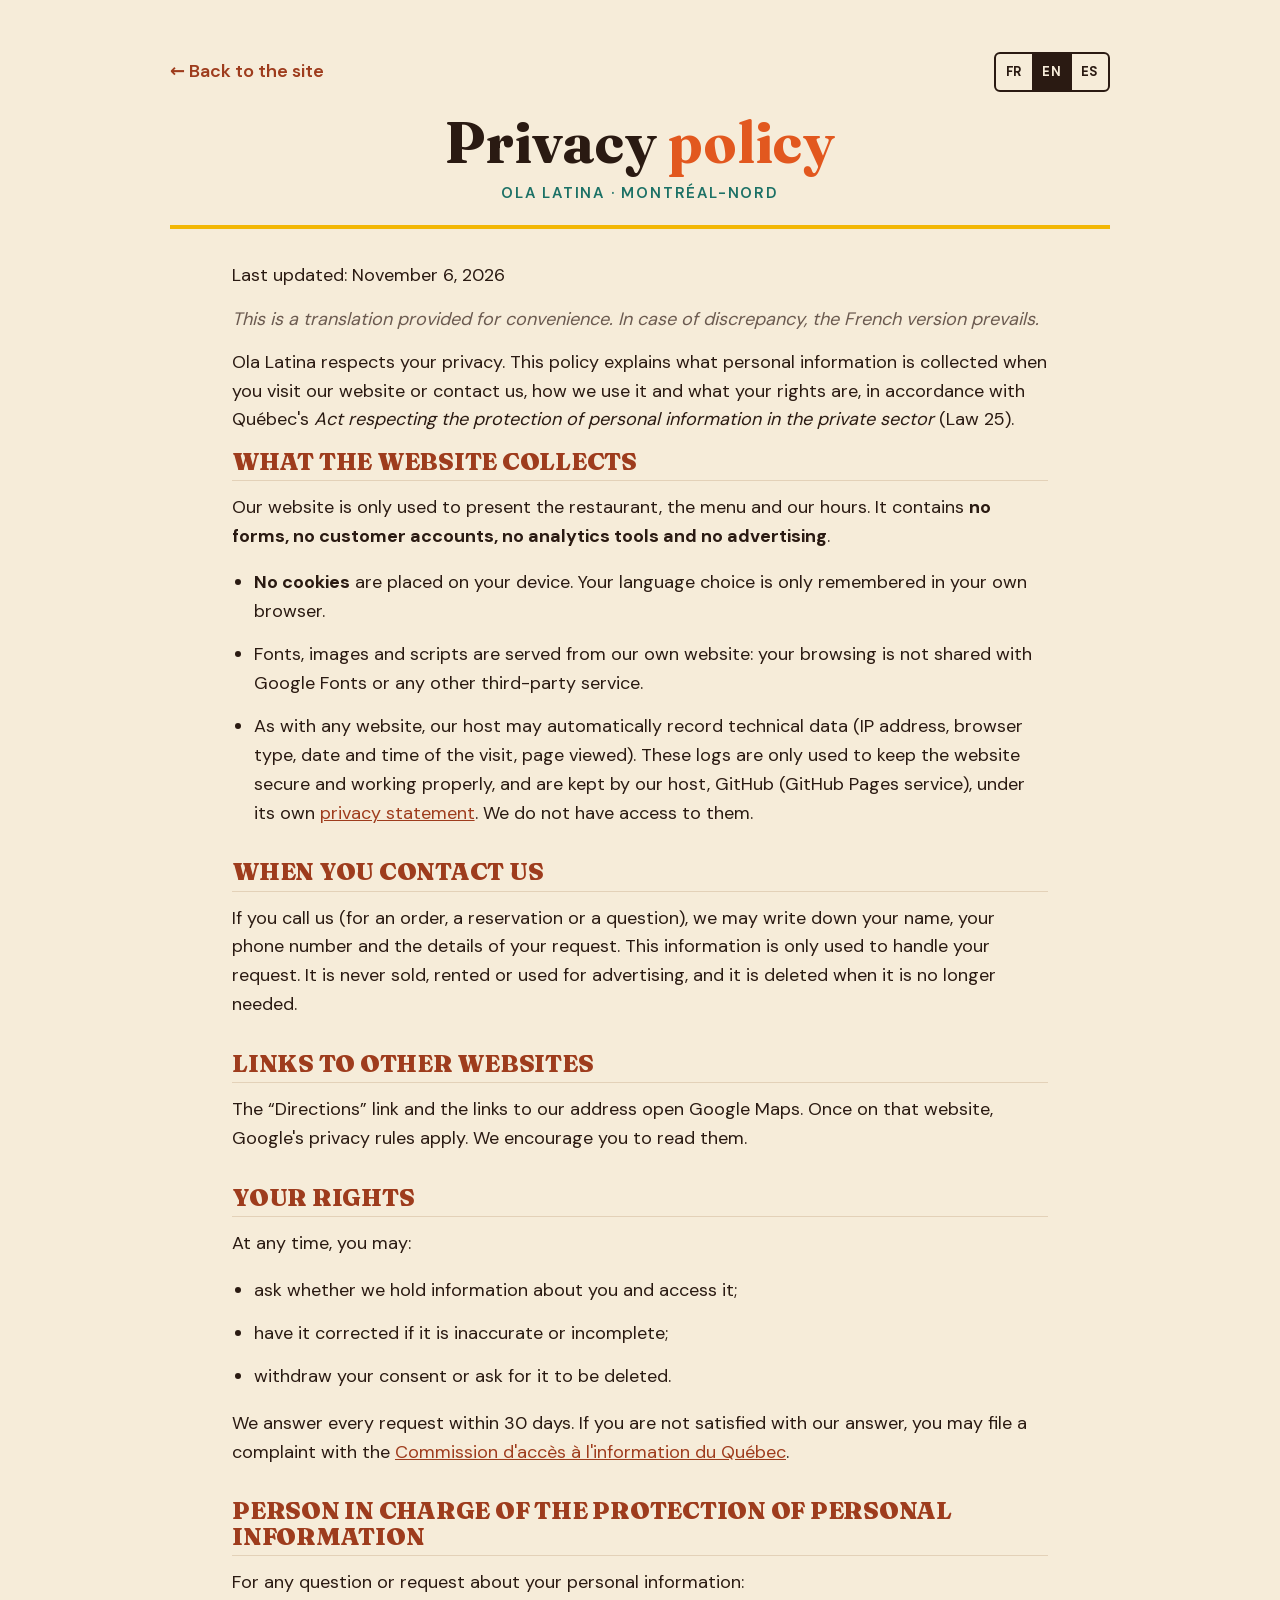
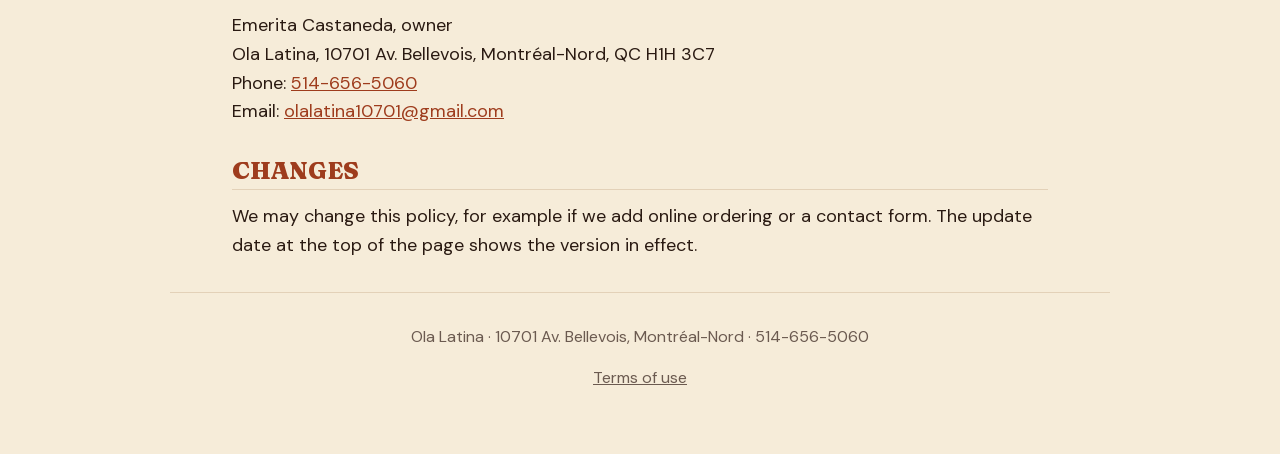
<file: politique-confidentialite.html>
<!doctype html>
<html lang="fr">
<head>
  <meta charset="utf-8">
  <meta name="viewport" content="width=device-width, initial-scale=1, viewport-fit=cover">
  <meta http-equiv="Content-Security-Policy" content="default-src 'none'; script-src 'self'; style-src 'self'; font-src 'self'; img-src 'self' data:; base-uri 'none'; form-action 'none'; upgrade-insecure-requests">
  <meta name="referrer" content="strict-origin-when-cross-origin">
  <meta name="theme-color" content="#f6ecd9">
  <!-- Toujours en clair : empêche le mode sombre forcé des navigateurs -->
  <meta name="color-scheme" content="only light">
  <title data-i18n="confidentialite.titre">Politique de confidentialité · Ola Latina</title>
  <meta name="description" data-i18n-content="confidentialite.description" content="Politique de confidentialité du site d'Ola Latina, restaurant latino-américain à Montréal-Nord.">
  <link rel="preload" href="Assets/fonts/fraunces.woff2" as="font" type="font/woff2" crossorigin>
  <link rel="preload" href="Assets/fonts/dm-sans.woff2" as="font" type="font/woff2" crossorigin>
  <link rel="icon" href="favicon.svg?v=2" type="image/svg+xml">
  <link rel="apple-touch-icon" href="Assets/logo/apple-touch-icon.png">
  <link rel="stylesheet" href="fonts.css?v=20261125a">
  <link rel="stylesheet" href="menu.css?v=20261125a">
</head>
<body>
  <main class="page">
    <div class="barre-haut">
      <a href="index.html" class="retour" data-i18n="commun.retour">← Retour au site</a>
      <div class="langues" role="group" aria-label="Langue · Language · Idioma">
        <button type="button" data-langue="fr" lang="fr" aria-label="Français" aria-pressed="true">FR</button>
        <button type="button" data-langue="en" lang="en" aria-label="English" aria-pressed="false">EN</button>
        <button type="button" data-langue="es" lang="es" aria-label="Español" aria-pressed="false">ES</button>
      </div>
    </div>
    <header>
      <h1 data-i18n="confidentialite.h1">Politique de <span>confidentialité</span></h1>
      <p class="sous-titre">Ola Latina · Montréal-Nord</p>
    </header>

    <!-- Les passages surlignés (.a-completer) sont à remplir avant la mise en ligne -->
    <div class="texte-legal" data-i18n="confidentialite.corps">
      <p>Dernière mise à jour : 6 novembre 2026</p>
      <p>Ola Latina respecte votre vie privée. Cette politique explique quels renseignements personnels sont recueillis quand vous visitez notre site ou communiquez avec nous, comment nous les utilisons et quels sont vos droits, conformément à la <em>Loi sur la protection des renseignements personnels dans le secteur privé</em> du Québec (Loi 25).</p>

      <section>
        <h2>Ce que le site recueille</h2>
        <p>Notre site sert seulement à présenter le restaurant, la carte et nos horaires. Il ne contient <strong>aucun formulaire, aucun compte client, aucun outil de statistiques ni aucune publicité</strong>.</p>
        <ul>
          <li><strong>Aucun témoin (cookie)</strong> n'est déposé sur votre appareil. Votre choix de langue est seulement mémorisé dans votre propre navigateur.</li>
          <li>Les polices, images et scripts sont servis depuis notre propre site : votre navigation n'est pas transmise à Google Fonts ni à d'autres services tiers.</li>
          <li>Comme pour tout site Web, notre hébergeur peut enregistrer automatiquement des données techniques (adresse IP, type de navigateur, date et heure de la visite, page consultée). Ces journaux servent uniquement à assurer la sécurité et le bon fonctionnement du site, et sont conservés par notre hébergeur, GitHub (service GitHub Pages), selon sa propre <a href="https://docs.github.com/fr/site-policy/privacy-policies/github-general-privacy-statement" target="_blank" rel="noopener noreferrer">déclaration de confidentialité</a>. Nous n'y avons pas accès.</li>
        </ul>
      </section>

      <section>
        <h2>Quand vous communiquez avec nous</h2>
        <p>Si vous nous appelez (pour une commande, une réservation ou une question), nous pouvons noter votre nom, votre numéro de téléphone et les détails de votre demande. Ces renseignements servent seulement à traiter votre demande. Ils ne sont ni vendus, ni loués, ni utilisés à des fins publicitaires, et sont supprimés lorsqu'ils ne sont plus nécessaires.</p>
      </section>

      <section>
        <h2>Liens vers d'autres sites</h2>
        <p>Les liens « Itinéraire » et vers notre adresse ouvrent Google Maps. Une fois sur ce site, ce sont les règles de confidentialité de Google qui s'appliquent. Nous vous invitons à les consulter.</p>
      </section>

      <section>
        <h2>Vos droits</h2>
        <p>Vous pouvez en tout temps :</p>
        <ul>
          <li>demander si nous détenons des renseignements à votre sujet et y accéder ;</li>
          <li>les faire corriger s'ils sont inexacts ou incomplets ;</li>
          <li>retirer votre consentement ou demander leur suppression.</li>
        </ul>
        <p>Nous répondons à toute demande dans un délai de 30 jours. Si vous n'êtes pas satisfait de notre réponse, vous pouvez porter plainte auprès de la <a href="https://www.cai.gouv.qc.ca" target="_blank" rel="noopener noreferrer">Commission d'accès à l'information du Québec</a>.</p>
      </section>

      <section>
        <h2>Responsable de la protection des renseignements personnels</h2>
        <p>Pour toute question ou demande au sujet de vos renseignements personnels :</p>
        <p>
          Emerita Castaneda, propriétaire<br>
          Ola Latina, 10701 Av. Bellevois, Montréal-Nord, QC H1H 3C7<br>
          Téléphone : <a href="tel:+15146565060">514-656-5060</a><br>
          Courriel : <a href="mailto:olalatina10701@gmail.com">olalatina10701@gmail.com</a>
        </p>
      </section>

      <section>
        <h2>Modifications</h2>
        <p>Nous pourrons modifier cette politique, par exemple si nous ajoutons la commande en ligne ou un formulaire de contact. La date de mise à jour en haut de la page indique la version en vigueur.</p>
      </section>
    </div>

    <footer>
      <p>Ola Latina · 10701 Av. Bellevois, Montréal-Nord · 514-656-5060</p>
      <p class="legende"><a href="conditions-utilisation.html" data-i18n="commun.conditions">Conditions d'utilisation</a></p>
    </footer>
  </main>
  <script src="traductions.js?v=20261125a" charset="utf-8"></script>
  <script src="langue.js?v=20261125a"></script>
</body>
</html>
</file>
<file: fonts.css>
/* Polices hébergées sur le site (aucun appel à Google : meilleure confidentialité, Loi 25).
   Polices variables, sous-ensemble latin (accents français inclus). Licence SIL OFL. */

@font-face {
  font-family: "DM Sans";
  font-style: normal;
  font-weight: 100 1000;
  font-display: swap;
  src: url("Assets/fonts/dm-sans.woff2") format("woff2");
}

@font-face {
  font-family: "Fraunces";
  font-style: normal;
  font-weight: 100 900;
  font-display: swap;
  src: url("Assets/fonts/fraunces.woff2") format("woff2");
}

@font-face {
  font-family: "Fraunces";
  font-style: italic;
  font-weight: 100 900;
  font-display: swap;
  src: url("Assets/fonts/fraunces-italic.woff2") format("woff2");
}
</file>
<file: styles.css>
/* ==========================================================
   Ola Latina — feuille de style principale
   Esthétique : rétro chaleureux, gros titres, aplats de couleur,
   frises à motifs. Aucun dégradé.
   Couleurs et polices à ajuster dans :root
   ========================================================== */

:root {
  color-scheme: only light; /* pas de mode sombre forcé */
  --cream: #f6ecd9;
  --ink: #2a1a12;
  --orange: #e2581f;
  --fuchsia: #d6336c;
  --fuchsia-texte: #c22a5f; /* fuchsia un peu plus foncé pour le petit texte : contraste 4,7:1 sur crème */
  --violet: #4f2463;
  --mustard: #f2b705;
  --teal: #1f7a6d;
  --white: #fffaf0;

  --font-title: "Fraunces", Georgia, "Times New Roman", serif;
  --font-body: "DM Sans", system-ui, -apple-system, "Segoe UI", Roboto, sans-serif;
  --radius: 6px;
  --max-width: 1150px;
  --header-h: 4.25rem;
  /* Marges latérales : 16px, ou plus si l'encoche de l'iPhone l'exige (paysage) */
  --gutter-l: max(16px, env(safe-area-inset-left));
  --gutter-r: max(16px, env(safe-area-inset-right));

  /* Frise : triangles et losanges (inspiration textile latino) */
  --frieze: url("data:image/svg+xml,%3Csvg xmlns='http://www.w3.org/2000/svg' width='48' height='24' viewBox='0 0 48 24'%3E%3Crect width='48' height='24' fill='%234f2463'/%3E%3Cpath d='M0 24L12 12L24 24Z' fill='%23f2b705'/%3E%3Cpath d='M24 24L36 12L48 24Z' fill='%23e2581f'/%3E%3Cpath d='M12 0L24 12L36 0Z' fill='%23d6336c'/%3E%3Cpath d='M0 0L0 12L12 0Z M36 0L48 12L48 0Z' fill='%231f7a6d'/%3E%3Crect x='22' y='10' width='4' height='4' transform='rotate(45 24 12)' fill='%23fffaf0'/%3E%3C/svg%3E");

  /* Carreaux fleuris (inspiration carreaux de ciment) */
  --tiles: url("data:image/svg+xml,%3Csvg xmlns='http://www.w3.org/2000/svg' width='60' height='60' viewBox='0 0 60 60'%3E%3Crect width='60' height='60' fill='%23f6ecd9'/%3E%3Cpath d='M30 6Q40 20 30 30Q20 20 30 6Z M30 54Q40 40 30 30Q20 40 30 54Z M6 30Q20 20 30 30Q20 40 6 30Z M54 30Q40 20 30 30Q40 40 54 30Z' fill='%23d6336c'/%3E%3Ccircle cx='30' cy='30' r='5' fill='%23f2b705'/%3E%3Cpath d='M0 0L10 0L0 10Z M60 0L50 0L60 10Z M0 60L10 60L0 50Z M60 60L50 60L60 50Z' fill='%231f7a6d'/%3E%3C/svg%3E");
}

*, *::before, *::after { box-sizing: border-box; }

html {
  scroll-behavior: smooth;
  scroll-padding-top: var(--header-h); /* les ancres ne passent pas sous l'en-tête collant */
  -webkit-text-size-adjust: 100%;
  text-size-adjust: 100%;
}

body {
  margin: 0;
  font-family: var(--font-body);
  font-size: 1.0625rem; /* 17 px sur téléphone, 18 px dès 768 px (voir plus bas) */
  color: var(--ink);
  background: var(--cream);
  line-height: 1.6;
  overflow-x: clip; /* les cadres inclinés ne créent pas de défilement horizontal */
  overflow-wrap: break-word;
  -webkit-tap-highlight-color: transparent;
}

img { max-width: 100%; display: block; }
a { color: inherit; }

/* Focus visible au clavier */
a:focus-visible, button:focus-visible {
  outline: 3px solid var(--fuchsia);
  outline-offset: 3px;
}
.menu a:focus-visible, .contact-hours a:focus-visible, .site-footer a:focus-visible { outline-color: var(--mustard); }

/* Lien d'évitement (visible seulement au clavier) */
.skip-link {
  position: absolute;
  left: var(--gutter-l);
  top: -100px;
  z-index: 20;
  padding: 0.6rem 1rem;
  background: var(--ink);
  color: var(--white);
  font-weight: 700;
  text-decoration: none;
}
.skip-link:focus { top: 0.5rem; }

h1, h2, h3 {
  font-family: var(--font-title);
  font-weight: 900;
  line-height: 0.95;
  margin: 0 0 0.4em;
  font-variant-numeric: lining-nums;
  text-transform: uppercase;
  letter-spacing: -0.01em;
}

/* Mots en italique dans les titres : « Les saveurs de chez nous » */
h1 em, h2 em, .logo em {
  font-style: italic;
  font-weight: 600;
  text-transform: none;
  font-size: 0.75em;
}

h2 { font-size: clamp(2.2rem, 6vw, 4rem); }

.container {
  max-width: var(--max-width);
  margin: 0 auto;
  padding: 0 var(--gutter-r) 0 var(--gutter-l);
}

.kicker {
  font-family: var(--font-body);
  font-weight: 700;
  text-transform: uppercase;
  letter-spacing: 0.12em;
  font-size: 0.875rem;
  margin: 0 0 0.8rem;
  color: var(--fuchsia-texte);
}
.kicker-light { color: var(--mustard); }

/* ---------- Boutons ---------- */
.btn {
  display: inline-flex;
  align-items: center;
  justify-content: center;
  min-height: 44px; /* cible tactile recommandée */
  padding: 0.75rem 1.5rem;
  border: 2px solid var(--fuchsia);
  border-radius: var(--radius);
  background: var(--fuchsia);
  color: var(--white);
  font-weight: 700;
  text-transform: uppercase;
  letter-spacing: 0.06em;
  font-size: 0.9375rem;
  text-decoration: none;
  transition: transform 0.15s ease;
}
@media (hover: hover) {
  .btn:hover { transform: translateY(-2px); }
}
.btn:active { transform: translateY(1px); }
.btn-small { padding: 0.45rem 1rem; min-height: 40px; }
.btn-outline { background: transparent; color: var(--fuchsia-texte); }
.btn-dark { background: var(--ink); border-color: var(--ink); color: var(--white); }
.btn-outline-dark { background: transparent; border-color: var(--ink); color: var(--ink); }

/* ---------- En-tête & navigation ---------- */
.site-header {
  position: sticky;
  top: 0;
  z-index: 10;
  display: flex;
  align-items: center;
  justify-content: space-between;
  min-height: var(--header-h);
  padding: 0.6rem var(--gutter-r) 0.6rem var(--gutter-l);
  padding-top: max(0.6rem, env(safe-area-inset-top));
  background: var(--cream);
  border-bottom: 2px solid var(--ink);
}

.logo {
  font-family: var(--font-title);
  font-weight: 900;
  font-size: 1.6rem;
  text-transform: uppercase;
  text-decoration: none;
  color: var(--orange);
}
.logo em { color: var(--fuchsia); font-size: 0.85em; font-style: normal; } /* « Latina » droit, sans italique */
/* Logo officiel rond à côté du nom */
.logo { display: inline-flex; align-items: center; gap: 0.3em; }
.logo-rond { flex: none; width: 2.75rem; height: 2.75rem; margin-right: 0.2rem; }
@media (max-width: 400px) { .logo-rond { width: 2.25rem; height: 2.25rem; } }
.logo-pied { flex-direction: column; gap: 0.6rem; }
.logo-pied .logo-rond { width: 6.5rem; height: 6.5rem; margin: 0; }

.nav-toggle {
  display: inline-flex;
  align-items: center;
  justify-content: center;
  width: 48px;
  height: 48px;
  margin-right: -8px;
  background: none;
  border: 0;
  border-radius: var(--radius);
  color: var(--ink);
  font-size: 1.7rem;
  line-height: 1;
  cursor: pointer;
}

.site-nav {
  display: none;
  position: absolute;
  top: 100%;
  left: 0;
  right: 0;
  flex-direction: column;
  gap: 0.25rem;
  background: var(--cream);
  border-bottom: 2px solid var(--ink);
  padding: 0.25rem var(--gutter-r) 1rem var(--gutter-l);
  max-height: calc(100dvh - var(--header-h));
  overflow-y: auto; /* téléphone à l'horizontale */
  overscroll-behavior: contain;
}
.site-nav.open { display: flex; }
.site-nav a {
  text-decoration: none;
  font-weight: 700;
  text-transform: uppercase;
  letter-spacing: 0.06em;
  font-size: 1rem;
  padding: 0.8rem 0;
}
.site-nav .btn { align-self: flex-start; padding: 0.45rem 1.2rem; margin-top: 0.4rem; }

@media (min-width: 860px) {
  .nav-toggle { display: none; }
  .site-nav {
    display: flex;
    position: static;
    flex-direction: row;
    align-items: center;
    gap: 1.6rem;
    background: none;
    border: 0;
    padding: 0;
    max-height: none;
    overflow: visible;
  }
  .site-nav a { padding: 0.5rem 0; font-size: 0.9375rem; }
  .site-nav .btn { margin-top: 0; }
  .site-nav a:not(.btn):hover { color: var(--fuchsia); }
}

/* ---------- Frise ---------- */
.frieze {
  height: 24px;
  background: var(--frieze) repeat-x;
}

/* ---------- Accueil ---------- */
.hero {
  max-width: var(--max-width);
  margin: 0 auto;
  padding: 2.5rem var(--gutter-r) 4rem var(--gutter-l);
  display: grid;
  gap: 3rem;
  align-items: center;
}

@media (min-width: 860px) {
  .hero { grid-template-columns: 1.1fr 0.9fr; padding-top: 4.5rem; padding-bottom: 5rem; }
}

.hero h1 {
  font-size: clamp(3.6rem, 17vw, 9rem);
  color: var(--orange);
  margin-bottom: 1.2rem;
}

/* Bandeau surligné (inspiration Heyday) */
.highlight {
  display: inline-block;
  margin: 0 0 1rem;
  padding: 0.2rem 0.7rem;
  background: var(--mustard);
  font-family: var(--font-title);
  font-weight: 900;
  font-size: clamp(1.3rem, 2.4vw, 1.75rem); /* tient sur une ligne sur ordinateur */
  text-transform: uppercase;
  line-height: 1.1;
  transform: rotate(-1.5deg);
}

.hero-sub { font-size: 1.3rem; line-height: 1.45; margin: 0 0 1.6rem; max-width: 30ch; }

.hero-actions { display: flex; flex-wrap: wrap; gap: 0.8rem; }

.hero-visual { position: relative; padding: 1rem; }
.hero-text, .hero-visual { min-width: 0; }
/* Une seule colonne (téléphone, iPad à la verticale) : photo de taille raisonnable */
@media (max-width: 859px) {
  .hero-visual { width: min(420px, 100%); margin: 0 auto; }
}

/* Pastille autocollante (inspiration tampon Comptoir) */
.sticker {
  position: absolute;
  top: -0.5rem;
  right: 0.5rem;
  width: clamp(100px, 27vw, 118px);
  height: clamp(100px, 27vw, 118px);
  display: flex;
  flex-direction: column;
  align-items: center;
  justify-content: center;
  text-align: center;
  background: var(--fuchsia);
  color: var(--white);
  clip-path: polygon(50% 0%, 61% 11%, 75% 7%, 79% 21%, 93% 25%, 89% 39%, 100% 50%, 89% 61%, 93% 75%, 79% 79%, 75% 93%, 61% 89%, 50% 100%, 39% 89%, 25% 93%, 21% 79%, 7% 75%, 11% 61%, 0% 50%, 11% 39%, 7% 25%, 21% 21%, 25% 7%, 39% 11%);
  transform: rotate(12deg);
}
.sticker strong { font-family: var(--font-title); font-size: 1.5rem; line-height: 1; font-variant-numeric: lining-nums; }
.sticker span { max-width: 72%; margin-top: 0.15rem; font-size: 0.75rem; font-weight: 700; line-height: 1.1; text-transform: uppercase; letter-spacing: 0.06em; } /* « Sur / Google » sur 2 lignes : reste dans l'étoile */

/* ---------- Cadres photo inclinés ---------- */
.photo-frame {
  position: relative;
  margin: 0;
  padding: 10px 10px 40px;
  background: var(--white);
  box-shadow: 0 8px 20px rgba(42, 26, 18, 0.18);
}
.photo-frame img {
  display: block;
  width: 100%;
  height: auto;
  aspect-ratio: 4 / 5;
  object-fit: cover;
  background: var(--orange);
  color: transparent; /* masque le texte alt si l'image ne charge pas */
}
/* Image absente : bloc de couleur + légende « Photo à venir » */
.photo-frame img.missing { visibility: hidden; }
.photo-frame:has(img.missing) { background-color: var(--white); }
.photo-frame:has(img.missing)::before {
  content: "";
  position: absolute;
  inset: 10px 10px 40px;
  background: var(--orange);
}
.photo-frame figcaption {
  position: absolute;
  left: 0;
  right: 0;
  bottom: 10px;
  text-align: center;
  font-family: var(--font-title);
  font-style: italic;
  font-weight: 600;
  font-size: 1rem;
}
.photo-frame:not(:has(img.missing)) figcaption { visibility: hidden; }

/* Cadre vide en attendant une photo : aplat de couleur + « Photo à venir » */
.photo-place { aspect-ratio: 4 / 5; background: var(--orange); }
figure.photo-frame.photo-vide figcaption { visibility: visible; color: var(--ink); }
/* Légende manuscrite sous les vraies photos (comme un polaroïd) */
.photo-frame:has(picture) figcaption { visibility: visible; color: var(--ink); }
.gallery .photo-frame:nth-child(2) .photo-place { background: var(--teal); }
.gallery .photo-frame:nth-child(3) .photo-place { background: var(--fuchsia); }
.split-pattern .photo-place { background: var(--mustard); }

.tilt-right { transform: rotate(3deg); }
.tilt-left { transform: rotate(-3deg); }
.tilt-left-sm { transform: rotate(-1.5deg); }

/* ---------- Plats détourés + fleurs (Assets/plats, Assets/motifs) ---------- */
:root { --flower-black: #1c1b1d; }

/* Accueil : grand plat posé sur une fleur rouge */
.hero-plat {
  position: relative;
  aspect-ratio: 1;
  display: grid;
  place-items: center;
}
.hero-plat .deco { position: absolute; pointer-events: none; }
.deco-fleur { inset: -4%; width: 108%; height: 108%; transform: rotate(-8deg); }
.hero-plat picture { position: relative; width: 86%; }
.hero-photo {
  width: 100%;
  height: auto;
  filter: drop-shadow(0 14px 18px rgba(42, 26, 18, 0.35));
}

/* Photo d'un plat dans une case carrée (carte de l'accueil) */
.plat-visuel {
  position: relative;
  aspect-ratio: 1;
  display: grid;
  place-items: center;
}
/* Photo contenue dans la case carrée, quelle que soit sa forme (assiette large ou verre haut) */
.plat-visuel picture { position: absolute; inset: 8%; display: block; }
.plat-visuel img {
  width: 100%;
  height: 100%;
  object-fit: contain;
  filter: drop-shadow(0 8px 10px rgba(0, 0, 0, 0.35));
}

/* ---------- Carte (inspiration affiche menu) ---------- */
.menu {
  background: var(--violet);
  color: var(--white);
  padding: 4rem 0;
}
.menu h2 { color: var(--mustard); }
.menu h2 em { color: var(--white); }

/* Sections de la carte (générées depuis menu-data.js) */
.menu-sections {
  margin-top: 2rem;
  columns: 2 380px;
  column-gap: 3.5rem;
}

.menu-group {
  break-inside: avoid;
  margin-bottom: 2.5rem;
}
/* Photo de la catégorie, en haut à droite, qui déborde sur le titre */
.menu-group-visuel {
  float: right;
  width: clamp(120px, 32%, 170px);
  margin: -1.2rem -0.4rem 0.4rem 0.8rem;
}

/* ---------- Vitrine des boissons ---------- */
.vitrine {
  background: var(--flower-black);
  color: var(--white);
  padding: 4.5rem 0;
}
.vitrine h2 { color: var(--mustard); margin: 0; }
.vitrine h2 em { color: var(--white); }
.vitrine-titre .kicker { margin-bottom: 0.8rem; }
.vitrine-grid {
  list-style: none;
  margin: 2rem 0 2.5rem;
  padding: 0;
  display: grid;
  grid-template-columns: repeat(2, minmax(0, 1fr));
  gap: 1rem;
}
@media (min-width: 640px) { .vitrine-grid { grid-template-columns: repeat(3, minmax(0, 1fr)); } }
@media (min-width: 1000px) {
  .vitrine-grid { grid-template-columns: repeat(7, minmax(0, 1fr)); }
  .vitrine-grid .vitrine-nom { font-size: 1rem; }
}
.vitrine-item {
  display: flex;
  flex-direction: column;
  align-items: center;
  text-align: center;
  padding: 1rem 0.6rem 0.9rem;
  background: var(--cream);
  color: var(--ink);
  border-radius: 999px 999px var(--radius) var(--radius);
  box-shadow: 0 8px 18px rgba(0, 0, 0, 0.35);
}
/* Boissons redressées sur un même canevas 700 × 900 : toutes à la même hauteur, posées sur une ombre */
.vitrine-item picture { position: relative; display: block; width: 100%; }
.vitrine-item picture::after {
  content: "";
  position: absolute;
  left: 18%;
  right: 18%;
  bottom: 0;
  height: 7%;
  border-radius: 50%;
  background: rgba(42, 26, 18, 0.35);
  filter: blur(6px);
}
.vitrine-item img {
  position: relative;
  z-index: 1;
  display: block;
  width: 100%;
  height: auto;
  aspect-ratio: 7 / 9;
  object-fit: contain;
  filter: drop-shadow(6px 8px 6px rgba(42, 26, 18, 0.35));
}
.vitrine-nom {
  margin-top: 0.6rem;
  font-family: var(--font-title);
  font-weight: 900;
  text-transform: uppercase;
  line-height: 1.15;
  font-size: 1.125rem;
}
.vitrine-prix {
  margin-top: 0.25rem;
  font-family: var(--font-title);
  font-weight: 900;
  color: var(--violet);
  font-variant-numeric: lining-nums;
}
.menu-group h3 {
  font-size: clamp(1.75rem, 4vw, 2.4rem);
  color: var(--white);
  margin: 0 0 1.2rem;
  padding-bottom: 0.5rem;
  border-bottom: 3px solid var(--mustard);
}
.menu-group ul { list-style: none; margin: 0; padding: 0; }
.menu-intro { margin: -0.4rem 0 1.2rem; font-style: italic; opacity: 0.85; }
.menu-group-note {
  display: inline-block;
  margin: 0.3rem 0 0;
  padding: 0.2rem 0.6rem;
  background: var(--mustard);
  color: var(--ink);
  font-weight: 700;
  transform: rotate(-1deg);
}

.dish { break-inside: avoid; margin-bottom: 1.2rem; }

.dish-line {
  display: flex;
  align-items: baseline;
  gap: 0.5rem;
}
.dish-name {
  font-family: var(--font-title);
  font-weight: 900;
  font-size: clamp(1.2rem, 2.6vw, 1.45rem);
  text-transform: uppercase;
  line-height: 1.15;
  font-variant-numeric: lining-nums;
  color: var(--mustard);
}
.dots {
  flex: 1;
  min-width: 1.5rem;
  border-bottom: 3px dotted var(--mustard);
  transform: translateY(-0.3em);
}
.dish .price {
  font-family: var(--font-title);
  font-weight: 900;
  font-size: 1.3rem;
  font-variant-numeric: lining-nums;
  white-space: nowrap;
}
.dish p { margin: 0.3rem 0 0; opacity: 0.85; }

/* Étiquettes : vedette, végé, épicé */
.tag {
  flex: none;
  align-self: center;
  font-size: 0.75rem;
  font-weight: 700;
  text-transform: uppercase;
  letter-spacing: 0.06em;
  padding: 0.1rem 0.5rem;
  border-radius: 999px;
}
.tag.vedette { background: var(--mustard); color: var(--ink); }
.tag.vege { background: var(--teal); color: var(--white); }
.tag.epice { background: var(--fuchsia); color: var(--white); }

/* Sous la carte : l'offre en évidence, puis l'encadré « À savoir » (pourboire, fermeture, taxes) */
.menu-note { margin: 0.75rem 0 1.75rem; }
.menu-note .offre {
  display: inline-block;
  margin: 0 0 1.1rem;
  padding: 0.35rem 0.9rem;
  background: var(--mustard);
  color: var(--ink);
  font-weight: 700;
  border-radius: var(--radius);
  transform: rotate(-0.6deg);
}
.avis {
  max-width: 44rem;
  padding: 0.9rem 1.1rem 1rem;
  border: 3px solid var(--mustard);
  border-radius: var(--radius);
  background: rgba(242, 183, 5, 0.12);
  text-align: left;
}
.avis-titre {
  display: flex;
  align-items: center;
  gap: 0.5rem;
  margin: 0 0 0.5rem;
  color: var(--mustard);
  font-weight: 700;
  font-size: 0.9rem;
  text-transform: uppercase;
  letter-spacing: 0.08em;
}
.avis-titre::before {
  content: "!";
  display: inline-grid;
  place-items: center;
  width: 1.5rem;
  height: 1.5rem;
  border-radius: 50%;
  background: var(--mustard);
  color: var(--ink);
  font-family: var(--font-title);
  font-weight: 900;
  font-size: 1rem;
  letter-spacing: 0;
}
.avis ul { margin: 0; padding: 0; list-style: none; }
.avis li { position: relative; margin: 0.35rem 0 0; padding-left: 1.2rem; font-weight: 600; line-height: 1.45; }
.avis li::before {
  content: "";
  position: absolute;
  left: 0.1rem;
  top: 0.5em;
  width: 0.45rem;
  height: 0.45rem;
  background: var(--mustard);
  transform: rotate(45deg);
}

/* Variantes d'un plat (ex. tamal salvadorien / mexicain), une par ligne */
.variante strong, .desc.variante strong { color: var(--mustard); }

/* Prix à plusieurs formats longs (Sans alcool / Simple / Double…) */
.price-variants {
  font-family: var(--font-title);
  font-weight: 900;
  font-variant-numeric: lining-nums;
}

/* Avertissement d'allergène : bien visible */
.allergene {
  display: inline-block;
  margin: 0.4rem 0 0;
  padding: 0.15rem 0.6rem;
  border-left: 4px solid var(--mustard);
  background: rgba(255, 250, 240, 0.12);
  font-size: 1rem;
}
.allergene strong { color: var(--mustard); }

.menu-actions {
  display: flex;
  flex-wrap: wrap;
  align-items: center;
  justify-content: space-between;
  gap: 1rem;
}
.menu-legend { display: flex; flex-wrap: wrap; gap: 0.5rem; }

.btn-mustard { background: var(--mustard); border-color: var(--mustard); color: var(--ink); }

/* ---------- Histoire : aplat + carreaux (inspiration Comptoir) ---------- */
.split { display: grid; }
@media (min-width: 860px) {
  .split { grid-template-columns: 1fr 1fr; }
}

.split-text {
  background: var(--orange);
  color: var(--ink);
  padding: 4rem var(--gutter-r) 4rem var(--gutter-l);
}
@media (min-width: 860px) {
  .split-text { padding: 5rem max(2rem, calc((100vw - var(--max-width)) / 2 + 16px)); padding-right: 3rem; }
}
.split-text .kicker { color: var(--ink); }
.split-text h2 { color: var(--ink); line-height: 1.05; }
.split-text h2 em { color: var(--white); }
.split-text p { max-width: 34rem; margin: 0 0 1.6rem; }

.split-pattern {
  /* Fond fleuri sur noir (inspiration table fleurie) */
  background: var(--flower-black) url("Assets/motifs/fond-fleurs.svg") repeat;
  background-size: 360px 360px;
  padding: 3.5rem max(2rem, var(--gutter-r)) 3.5rem max(2rem, var(--gutter-l));
  display: flex;
  align-items: center;
  justify-content: center;
}
.split-pattern .photo-frame { width: min(340px, 100%); }

/* ---------- Galerie ---------- */
.gallery-section {
  padding: 4.5rem 0 5rem;
  text-align: center;
}
.gallery-section h2 { color: var(--fuchsia); }
.gallery-section h2 em { color: var(--orange); }

.gallery {
  margin-top: 2.5rem;
  display: grid;
  gap: 2.5rem;
  grid-template-columns: 1fr;
  max-width: 360px;
  margin-left: auto;
  margin-right: auto;
}
@media (min-width: 760px) {
  .gallery { grid-template-columns: repeat(3, 1fr); max-width: none; gap: 2rem; }
  .gallery .photo-frame:nth-child(2) { margin-top: 2rem; }
}
.gallery .photo-frame:nth-child(2) img { background: var(--teal); }

.gallery .photo-frame:nth-child(2):has(img.missing)::before { background: var(--teal); }
.gallery .photo-frame:nth-child(3):has(img.missing)::before { background: var(--fuchsia); }

/* ---------- Contact ---------- */
.contact { display: grid; }
@media (min-width: 860px) {
  .contact { grid-template-columns: 1.1fr 0.9fr; }
}

.contact-block { padding: 4rem var(--gutter-r) 4rem var(--gutter-l); }
@media (min-width: 860px) {
  .contact-block { padding: 5rem 3rem; }
}

.contact-where { background: var(--mustard); }
.contact-where h2 { color: var(--ink); }
.contact-where h2 em { color: var(--fuchsia); }
.contact-where .kicker { color: var(--ink); }
.address, .phone {
  font-family: var(--font-title);
  font-weight: 700;
  font-size: 1.35rem;
  line-height: 1.3;
  margin: 0 0 1rem;
}
.address a, .phone a { text-decoration: none; }
@media (hover: hover) {
  .address a:hover, .phone a:hover { text-decoration: underline; }
}
.address a, .phone a { display: inline-block; padding: 0.15rem 0; }
.contact-where .hero-actions { margin-top: 1.6rem; }

/* ===== COMMANDER EN LIGNE (livraison) ===== */
.order {
  background: var(--violet);
  color: var(--white);
  padding: 4rem var(--gutter-r) 4rem var(--gutter-l);
  text-align: center;
}
.order h2 { color: var(--white); margin: 0 0 1rem; }
.order h2 em { color: var(--mustard); }
.order-lead { max-width: 42ch; margin: 0 auto; }
.order .hero-actions { justify-content: center; margin-top: 1.8rem; }
.btn-light { background: transparent; border-color: var(--white); color: var(--white); }


.contact-hours { background: var(--fuchsia); color: var(--white); }
.contact-hours h2 { color: var(--white); }

.hours { list-style: none; padding: 0; margin: 1rem 0 0; }
.hours li {
  display: flex;
  justify-content: space-between;
  gap: 1rem;
  padding: 0.75rem 0;
  border-bottom: 2px dotted rgba(255, 250, 240, 0.6);
  font-weight: 500;
}
.hours li span:first-child { font-weight: 700; }

/* ---------- Pied de page ---------- */
.site-footer {
  background: var(--ink);
  color: var(--cream);
  text-align: center;
  padding: 2.5rem var(--gutter-r) max(2.5rem, calc(1.5rem + env(safe-area-inset-bottom))) var(--gutter-l);
}
.site-footer .logo { font-size: 2rem; }
.site-footer p { margin: 0.6rem 0 0; }
.site-footer .small { font-size: 0.9375rem; opacity: 0.8; }
.site-footer .small a { color: inherit; text-underline-offset: 3px; }
.site-footer p a { color: inherit; }
.nowrap { white-space: nowrap; }

/* ---------- Choix de la langue (FR / EN / ES) ---------- */
.langues {
  display: flex;
  margin-left: auto;
  margin-right: 0.35rem;
}
.langues button {
  min-width: 40px;
  min-height: 40px;
  padding: 0 0.45rem;
  border: 2px solid var(--ink);
  background: transparent;
  color: var(--ink);
  font-family: var(--font-body);
  font-weight: 700;
  font-size: 0.8125rem;
  letter-spacing: 0.06em;
  cursor: pointer;
}
.langues button + button { margin-left: -2px; }
.langues button:first-child { border-radius: var(--radius) 0 0 var(--radius); }
.langues button:last-child { border-radius: 0 var(--radius) var(--radius) 0; }
.langues button[aria-pressed="true"] { background: var(--ink); color: var(--cream); }
@media (hover: hover) {
  .langues button[aria-pressed="false"]:hover { background: var(--mustard); }
}
.langues button:focus-visible { position: relative; z-index: 1; }
/* Très petits téléphones : boutons un peu plus serrés */
@media (max-width: 359px) {
  .langues button { min-width: 34px; padding: 0 0.25rem; }
  .logo { font-size: 1.4rem; }
}
/* Ordinateur : après les liens du menu */
@media (min-width: 860px) {
  .site-nav { margin-left: auto; }
  .langues { order: 3; margin: 0 0 0 1.4rem; }
}
@media (min-width: 860px) and (max-width: 1080px) {
  .site-nav { gap: 1.1rem; }
  .langues { margin-left: 1rem; }
}

/* Texte courant à 18 px sur tablette et ordinateur */
@media (min-width: 768px) {
  body { font-size: 1.125rem; }
}

/* ---------- Accessibilité : mouvements réduits ---------- */
@media (prefers-reduced-motion: reduce) {
  html { scroll-behavior: auto; }
  .btn { transition: none; }
  .btn:hover, .btn:active { transform: none; }
}
</file>
<file: zoom.css>
/* Ola Latina — photos des plats qui grossissent (accueil et menu complet)
   Survol à la souris : la photo grossit et penche un peu.
   Clic ou toucher : la photo s'ouvre en grand sur fond sombre (zoom.js). */

.plat-visuel, .vitrine-item picture, .hero-plat picture { cursor: zoom-in; }
/* Les photos passent au-dessus des textes voisins (sinon le texte « attrape » le clic ou le survol) */
.plat-visuel { z-index: 2; }
.plat-visuel picture, .vitrine-item picture, .hero-plat picture {
  transition: transform 0.35s cubic-bezier(0.2, 0.8, 0.2, 1);
}

@media (hover: hover) {
  .plat-visuel:hover { z-index: 3; }
  .plat-visuel:hover picture { transform: scale(1.25) rotate(-3deg); }
  .vitrine-item:hover picture { transform: scale(1.12) translateY(-4%) rotate(-2deg); }
  .hero-plat:hover picture { transform: scale(1.06) rotate(-2deg); }
}

/* Clavier : même effet que le survol, avec un contour visible */
.plat-visuel:focus-visible, .vitrine-item picture:focus-visible, .hero-plat picture:focus-visible {
  outline: 3px dashed #f2b705;
  outline-offset: 2px;
  border-radius: 50%;
}
.plat-visuel:focus-visible { z-index: 3; }
.plat-visuel:focus-visible picture { transform: scale(1.25) rotate(-3deg); }
.vitrine-item picture:focus-visible { border-radius: 999px 999px 6px 6px; transform: scale(1.12) translateY(-4%) rotate(-2deg); }

/* Toucher (téléphone) : petite pression visible avant l'ouverture */
.plat-visuel:active picture, .vitrine-item picture:active, .hero-plat picture:active { transform: scale(1.1); }

/* ---------- Fenêtre d'agrandissement ---------- */
.zoom-plat {
  width: 100%;
  height: 100%;
  max-width: none;
  max-height: none;
  margin: 0;
  padding: 0;
  border: 0;
  background: transparent;
  color: #fffaf0;
  cursor: zoom-out;
  overflow: hidden;
}
.zoom-plat[open] { display: grid; place-items: center; }
.zoom-plat::backdrop { background: rgba(28, 27, 29, 0.9); }
html:has(.zoom-plat[open]) { overflow: hidden; }

.zoom-plat figure {
  margin: 0;
  width: 100%;
  display: flex;
  flex-direction: column;
  align-items: center;
  padding: max(3.5rem, env(safe-area-inset-top)) max(16px, env(safe-area-inset-right)) max(1.5rem, env(safe-area-inset-bottom)) max(16px, env(safe-area-inset-left));
}

/* Le plat posé sur la fleur rouge, comme sur l'accueil */
.zoom-image {
  position: relative;
  width: min(92vw, 70dvh, 720px);
  aspect-ratio: 1;
  display: grid;
  place-items: center;
}
.zoom-image::before {
  content: "";
  position: absolute;
  inset: 0;
  background: url("Assets/motifs/fleur-rouge.svg") center / contain no-repeat;
  transform: rotate(-8deg);
  opacity: 0.95;
}
.zoom-image img {
  position: relative;
  width: 88%;
  height: 88%;
  object-fit: contain;
  filter: drop-shadow(0 18px 22px rgba(0, 0, 0, 0.5));
  animation: zoom-plat-entree 0.35s cubic-bezier(0.2, 0.8, 0.2, 1);
}

.zoom-plat figcaption {
  max-width: 34ch;
  margin-top: 1rem;
  text-align: center;
  font-family: "Fraunces", Georgia, serif;
  font-weight: 900;
  font-size: clamp(1.3rem, 4vw, 2rem);
  line-height: 1.15;
  text-transform: uppercase;
  color: #f2b705;
}
.zoom-aide {
  margin: 0.5rem 0 0;
  font-size: 0.9rem;
  opacity: 0.75;
}

.zoom-fermer {
  position: absolute;
  top: max(0.75rem, env(safe-area-inset-top));
  right: max(0.75rem, env(safe-area-inset-right));
  width: 48px;
  height: 48px;
  display: grid;
  place-items: center;
  border: 2px solid #fffaf0;
  border-radius: 50%;
  background: #d6336c;
  color: #fffaf0;
  font-size: 1.9rem;
  line-height: 1;
  cursor: pointer;
}
.zoom-fermer:focus-visible { outline: 3px solid #f2b705; outline-offset: 3px; }

@keyframes zoom-plat-entree {
  from { transform: scale(0.6) rotate(-6deg); opacity: 0; }
  to { transform: none; opacity: 1; }
}

/* Mouvements réduits : pas d'animation */
@media (prefers-reduced-motion: reduce) {
  .plat-visuel picture, .vitrine-item picture, .hero-plat picture { transition: none; }
  .zoom-image img { animation: none; }
}

/* Impression du menu : pas de curseur ni de fenêtre */
@media print {
  .zoom-plat { display: none !important; }
}
</file>
<file: menu.css>
/* Ola Latina — menu complet (menu.html) */
/* Couleurs et polices alignées sur le site (styles.css) */
:root {
  color-scheme: only light; /* pas de mode sombre forcé */
  --cream: #f6ecd9; --ink: #2a1a12; --muted: #6b5a50;
  --terracotta: #e2581f; --terracotta-dark: #9e3c1d;
  --gold: #f2b705; --green: #1c7166; --line: #e3d1b8;
}
* { box-sizing: border-box; }
html { -webkit-text-size-adjust: 100%; text-size-adjust: 100%; }
body { margin: 0; font-family: "DM Sans", system-ui, sans-serif; font-size: 1.0625rem; color: var(--ink); background: var(--cream); line-height: 1.55; }
/* Texte à 18 px sur tablette et ordinateur */
@media (min-width: 768px) { body { font-size: 1.125rem; } }
h1, h2 { font-family: "Fraunces", Georgia, serif; line-height: 1.15; }
.page {
  max-width: 980px; margin: 0 auto;
  padding: 48px max(20px, env(safe-area-inset-right)) max(48px, env(safe-area-inset-bottom)) max(20px, env(safe-area-inset-left));
}
@media (max-width: 600px) { .page { padding-top: 24px; } }
header { text-align: center; border-bottom: 4px solid var(--gold); padding-bottom: 20px; margin-bottom: 32px; }
header h1 { font-size: clamp(2.4rem, 7vw, 3.6rem); margin: 0; }
header h1 span { color: var(--terracotta); }
.sous-titre { margin: 6px 0 0; text-transform: uppercase; letter-spacing: .12em; font-weight: 600; color: var(--green); font-size: .9375rem; }
.colonnes { columns: 2 380px; column-gap: 56px; }
section { break-inside: avoid; margin-bottom: 32px; }
section h2 { font-size: 1.9rem; color: var(--terracotta-dark); margin: 0 0 12px; padding-bottom: 6px; border-bottom: 1px solid var(--line); }
/* Titres de catégories et noms de plats : même police que la carte de l'accueil
   (Fraunces très gras, en majuscules) */
section h2, .nom-plat {
  font-family: "Fraunces", Georgia, serif;
  font-weight: 900;
  text-transform: uppercase;
  letter-spacing: -0.01em;
  font-variant-numeric: lining-nums;
}
section h2 { line-height: 1.05; }
.nom-plat { font-size: 1.15rem; line-height: 1.2; }
.plat { break-inside: avoid; margin-bottom: 14px; }
.ligne { display: flex; align-items: baseline; gap: 8px; font-weight: 600; }
.ligne > span:first-child { min-width: 0; overflow-wrap: break-word; }
.ligne .points { flex: 1; border-bottom: 2px dotted var(--line); transform: translateY(-4px); }
.prix { white-space: nowrap; color: var(--terracotta-dark); }
.desc { margin: 3px 0 0; color: var(--muted); font-size: 1rem; }
.intro { margin: -4px 0 14px; color: var(--muted); font-style: italic; font-size: 1rem; }
.note-section { margin: 4px 0 0; font-weight: 600; color: var(--terracotta-dark); }
.prix-variantes { margin: 2px 0 0; font-weight: 600; color: var(--terracotta-dark); }
.allergene { margin: 4px 0 0; padding: 2px 8px; border-left: 3px solid var(--terracotta-dark); background: #f8e0d6; font-size: .95rem; }
footer #note p { margin: 4px 0; }

/* Photos détourées des plats */
.plat.avec-photo { display: grid; grid-template-columns: 1fr 112px; column-gap: 16px; align-items: start; }
/* Nom et prix sur toute la largeur ; la photo se place à côté de la description */
.plat.avec-photo > .ligne, .plat.avec-photo > .prix-variantes { grid-column: 1 / -1; }
.plat.avec-photo > .plat-visuel { grid-column: 2; grid-row: span 2; margin-top: 4px; }
/* Sans description : la photo se met à côté du nom au lieu de laisser un trou */
.plat.sans-desc { align-items: center; }
.plat.sans-desc > .ligne, .plat.sans-desc > .prix-variantes { grid-column: 1; }
.plat.sans-desc > .plat-visuel { grid-row: 1 / span 3; margin-top: 0; }
@media (max-width: 480px) { .plat.avec-photo { grid-template-columns: 1fr 84px; } }
.plat-texte { min-width: 0; }
.plat-visuel { position: relative; aspect-ratio: 1; display: grid; place-items: center; }
.plat-visuel picture { position: absolute; inset: 7%; display: block; }
.plat-visuel img { width: 100%; height: 100%; object-fit: contain; filter: drop-shadow(0 5px 6px rgba(42, 26, 18, .3)); }
.visuel-section { float: right; width: 120px; margin: -14px -4px 4px 12px; }
.tag { font-size: .75rem; font-weight: 600; padding: 1px 7px; border-radius: 999px; margin-left: 4px; vertical-align: 2px; }
.tag.vege { background: #e3efe7; color: var(--green); }
.tag.epice { background: #f8e0d6; color: var(--terracotta-dark); }
.tag.vedette { background: #fbeccf; color: #8a5a10; }
footer { text-align: center; color: var(--muted); font-size: 1rem; border-top: 1px solid var(--line); padding-top: 16px; margin-top: 8px; }
footer .legende { margin-top: 6px; }
a:focus-visible, button:focus-visible { outline: 3px solid var(--terracotta-dark); outline-offset: 3px; }
.retour { display: inline-block; padding: 10px 0; margin-bottom: 14px; color: var(--terracotta-dark); font-weight: 600; text-decoration: none; }
.retour:hover { text-decoration: underline; }

/* Politique de confidentialité : texte long, lignes d'environ 65 caractères */
.texte-legal { max-width: 68ch; margin: 0 auto; }
.texte-legal section { break-inside: auto; }
.texte-legal h2 { font-size: 1.5rem; }
.texte-legal p, .texte-legal li { margin: 0 0 .8em; line-height: 1.6; }
.texte-legal ul { padding-left: 1.2em; }
.texte-legal a { color: var(--terracotta-dark); }
.a-completer { background: #fbeccf; padding: 0 4px; border-radius: 3px; }
footer a { color: inherit; }

/* Page 404 */
.page-404 { max-width: 640px; min-height: 100vh; min-height: 100dvh; display: flex; flex-direction: column; align-items: center; justify-content: center; text-align: center; }
.page-404 img { display: block; width: 220px; height: 220px; object-fit: contain; filter: drop-shadow(6px 8px 6px rgba(42, 26, 18, .3)); }
.code-404 { margin: 8px 0 0; font-family: "Fraunces", Georgia, serif; font-weight: 900; font-size: 1.25rem; letter-spacing: .2em; color: var(--green); }
.page-404 h1 { font-size: clamp(2.2rem, 7vw, 3.2rem); margin: 6px 0 16px; }
.page-404 h1 span { color: var(--terracotta-dark); }
.page-404 > p { max-width: 34ch; margin: 0 auto; }
.actions-404 { display: flex; flex-wrap: wrap; justify-content: center; gap: 12px; margin: 28px 0 20px; }
.bouton { display: inline-block; padding: 12px 22px; border: 2px solid var(--ink); border-radius: 6px; background: var(--ink); color: var(--cream); font-weight: 700; text-decoration: none; }
.bouton:hover { background: var(--terracotta-dark); border-color: var(--terracotta-dark); }
.bouton-contour { background: transparent; color: var(--ink); }
.bouton-contour:hover { color: var(--cream); }
.aide-404 a { color: var(--terracotta-dark); }

/* Menu complet : mêmes couleurs et tailles que la carte de l'accueil (fond violet, noms en moutarde)
   Les pages légales gardent le fond crème. */
.menu-complet {
  --violet: #4f2463; --mustard: #f2b705; --white: #fffaf0; --teal: #1f7a6d; --fuchsia: #d6336c;
  background: var(--violet); color: var(--white);
}
.frieze { height: 24px; background: url("data:image/svg+xml,%3Csvg xmlns='http://www.w3.org/2000/svg' width='48' height='24' viewBox='0 0 48 24'%3E%3Crect width='48' height='24' fill='%234f2463'/%3E%3Cpath d='M0 24L12 12L24 24Z' fill='%23f2b705'/%3E%3Cpath d='M24 24L36 12L48 24Z' fill='%23e2581f'/%3E%3Cpath d='M12 0L24 12L36 0Z' fill='%23d6336c'/%3E%3Cpath d='M0 0L0 12L12 0Z M36 0L48 12L48 0Z' fill='%231f7a6d'/%3E%3Crect x='22' y='10' width='4' height='4' transform='rotate(45 24 12)' fill='%23fffaf0'/%3E%3C/svg%3E") repeat-x; }
.menu-complet .retour { color: var(--mustard); }
.menu-complet header { border-bottom-color: var(--mustard); }
.menu-complet header h1 { font-size: clamp(2.8rem, 9vw, 4.6rem); font-weight: 900; text-transform: uppercase; color: var(--mustard); line-height: 1; }
.menu-complet header h1 span { color: var(--white); font-style: normal; font-weight: 700; text-transform: none; }
.menu-complet .sous-titre { color: var(--white); }
.menu-complet .colonnes { column-gap: 64px; }
.menu-complet section { margin-bottom: 44px; }
.menu-complet section h2 { font-size: clamp(1.75rem, 4vw, 2.4rem); color: var(--white); margin-bottom: 18px; padding-bottom: 8px; border-bottom: 3px solid var(--mustard); }
.menu-complet .plat { margin-bottom: 20px; }
.menu-complet .nom-plat { font-size: clamp(1.2rem, 2.6vw, 1.45rem); line-height: 1.15; color: var(--mustard); }
.menu-complet .ligne .points { border-bottom: 3px dotted var(--mustard); transform: translateY(-.3em); min-width: 1.5rem; }
.menu-complet .prix, .menu-complet .prix-variantes { font-family: "Fraunces", Georgia, serif; font-weight: 900; font-variant-numeric: lining-nums; color: var(--white); }
.menu-complet .prix { font-size: 1.3rem; }
.menu-complet .desc, .menu-complet .intro { color: var(--white); opacity: .85; }
.menu-complet .desc { font-size: inherit; margin-top: 5px; }
.menu-complet .note-section { display: inline-block; margin-top: 6px; padding: 3px 10px; background: var(--mustard); color: var(--ink); font-weight: 700; transform: rotate(-1deg); }
.menu-complet .allergene { display: inline-block; border-left: 4px solid var(--mustard); background: rgba(255, 250, 240, .12); font-size: 1rem; padding: 3px 10px; }
.menu-complet .allergene strong { color: var(--mustard); }
.menu-complet .tag { font-size: .75rem; font-weight: 700; text-transform: uppercase; letter-spacing: .06em; padding: 2px 8px; vertical-align: 3px; }
.menu-complet .tag.vedette { background: var(--mustard); color: var(--ink); }
.menu-complet .tag.vege { background: var(--teal); color: var(--white); }
.menu-complet .tag.epice { background: var(--fuchsia); color: var(--white); }
.menu-complet .plat-visuel img { filter: drop-shadow(6px 8px 6px rgba(0, 0, 0, .35)); }
.menu-complet .plat.avec-photo { grid-template-columns: 1fr 130px; }
@media (max-width: 480px) { .menu-complet .plat.avec-photo { grid-template-columns: 1fr 92px; } }
.menu-complet .visuel-section { width: 140px; }
.menu-complet footer { color: var(--white); border-top: 3px solid var(--mustard); }
.menu-complet footer #contact, .menu-complet footer .legende { opacity: .9; }
/* Sous le menu : l'offre en évidence, puis l'encadré « À savoir » (pourboire, fermeture, taxes) */
.menu-complet footer #note { opacity: 1; margin: 18px 0; }
.offre { display: inline-block; margin: 0 0 16px; padding: 5px 14px; background: var(--gold); color: var(--ink); font-weight: 700; border-radius: 6px; transform: rotate(-.6deg); }
.avis { max-width: 640px; margin: 0 auto; padding: 14px 18px 16px; border: 3px solid var(--terracotta-dark); border-radius: 6px; background: #f8e0d6; text-align: left; }
.avis-titre { display: flex; align-items: center; gap: 8px; margin: 0 0 6px; color: var(--terracotta-dark); font-weight: 700; font-size: .9rem; text-transform: uppercase; letter-spacing: .08em; }
.avis-titre::before { content: "!"; display: inline-grid; place-items: center; width: 24px; height: 24px; border-radius: 50%; background: var(--terracotta-dark); color: #fff; font-family: "Fraunces", Georgia, serif; font-weight: 900; font-size: 1rem; letter-spacing: 0; }
.avis ul { margin: 0; padding: 0; list-style: none; }
.avis li { position: relative; margin: 5px 0 0; padding-left: 20px; font-weight: 600; line-height: 1.45; }
.avis li::before { content: ""; position: absolute; left: 2px; top: .5em; width: 7px; height: 7px; background: var(--terracotta-dark); transform: rotate(45deg); }
.menu-complet .offre { background: var(--mustard); }
.menu-complet .avis { border-color: var(--mustard); background: rgba(242, 183, 5, .12); }
.menu-complet .avis-titre { color: var(--mustard); }
.menu-complet .avis-titre::before, .menu-complet .avis li::before { background: var(--mustard); color: var(--ink); }
.variante strong { color: var(--terracotta-dark); }
.menu-complet .variante strong { color: var(--mustard); }
.menu-complet a:focus-visible { outline-color: var(--mustard); }

/* Choix de la langue (FR / EN / ES) : en haut des pages, à côté du lien de retour */
.barre-haut { display: flex; flex-wrap: wrap; align-items: center; justify-content: space-between; gap: 8px 16px; margin-bottom: 14px; }
.barre-haut .retour { margin-bottom: 0; }
.langues { display: flex; }
.langues button {
  min-width: 40px; min-height: 40px; padding: 0 7px;
  border: 2px solid var(--ink); background: transparent; color: var(--ink);
  font: 700 .8125rem/1 "DM Sans", system-ui, sans-serif; letter-spacing: .06em; cursor: pointer;
}
.langues button + button { margin-left: -2px; }
.langues button:first-child { border-radius: 6px 0 0 6px; }
.langues button:last-child { border-radius: 0 6px 6px 0; }
.langues button[aria-pressed="true"] { background: var(--ink); color: var(--cream); }
@media (hover: hover) { .langues button[aria-pressed="false"]:hover { background: #fbeccf; } }
.langues button:focus-visible { position: relative; z-index: 1; }
.menu-complet .langues button { border-color: var(--mustard); color: var(--mustard); }
.menu-complet .langues button[aria-pressed="true"] { background: var(--mustard); color: var(--ink); }
@media (hover: hover) { .menu-complet .langues button[aria-pressed="false"]:hover { background: rgba(242, 183, 5, .18); } }
.langues-404 { margin-bottom: 20px; }
/* Pages légales traduites : rappel que le français fait foi */
.note-traduction { font-style: italic; color: var(--muted); }

/* Version imprimée : format lettre (plusieurs pages), fond blanc, sans lien de retour */
@page { size: letter; margin: 14mm; }
@media print {
  body { background: #fff; font-size: 10.5pt; }
  .page { max-width: none; padding: 0; }
  .retour, .langues { display: none; }
  header { margin-bottom: 20px; padding-bottom: 12px; }
  header h1 { font-size: 34pt; }
  .colonnes { columns: 2; column-gap: 32px; }
  section { margin-bottom: 18px; }
  section h2 { font-size: 15pt; }
  .nom-plat { font-size: 10.5pt; }
  .plat { margin-bottom: 8px; }
  .plat.avec-photo { grid-template-columns: 1fr 70px; }
  .visuel-section { width: 80px; }
  * { -webkit-print-color-adjust: exact; print-color-adjust: exact; }
  .menu-complet { background: #fff; color: var(--ink); }
  .frieze { display: none; }
  .menu-complet header h1 { font-size: 34pt; color: var(--ink); }
  .menu-complet header h1 span { color: var(--terracotta); }
  .menu-complet .sous-titre { color: var(--green); }
  .menu-complet section h2 { font-size: 15pt; color: var(--terracotta-dark); }
  .menu-complet .nom-plat { font-size: 10.5pt; color: var(--ink); }
  .menu-complet .prix { font-size: 10.5pt; }
  .menu-complet .prix, .menu-complet .prix-variantes { color: var(--terracotta-dark); }
  .menu-complet .desc, .menu-complet .intro, .menu-complet footer { color: var(--muted); opacity: 1; }
  .menu-complet .ligne .points, .menu-complet section h2, .menu-complet footer { border-color: var(--line); }
  .menu-complet .allergene { background: #f8e0d6; border-left-color: var(--terracotta-dark); }
  .menu-complet .allergene strong { color: inherit; }
  .menu-complet .offre { background: var(--gold); }
  .menu-complet .avis { border-color: var(--terracotta-dark); background: #f8e0d6; }
  .menu-complet .avis-titre, .menu-complet .variante strong { color: var(--terracotta-dark); }
  .menu-complet .avis-titre::before, .menu-complet .avis li::before { background: var(--terracotta-dark); color: #fff; }
  .menu-complet .plat.avec-photo { grid-template-columns: 1fr 70px; }
  .menu-complet .visuel-section { width: 80px; }
  .menu-complet .plat { margin-bottom: 8px; }
  .menu-complet section { margin-bottom: 18px; }
}

/* Logo officiel rond au-dessus du titre du menu */
.logo-menu { display: block; width: 120px; height: 120px; margin: 0 auto 12px; }
@media print { .logo-menu { width: 80px; height: 80px; } }
</file>
